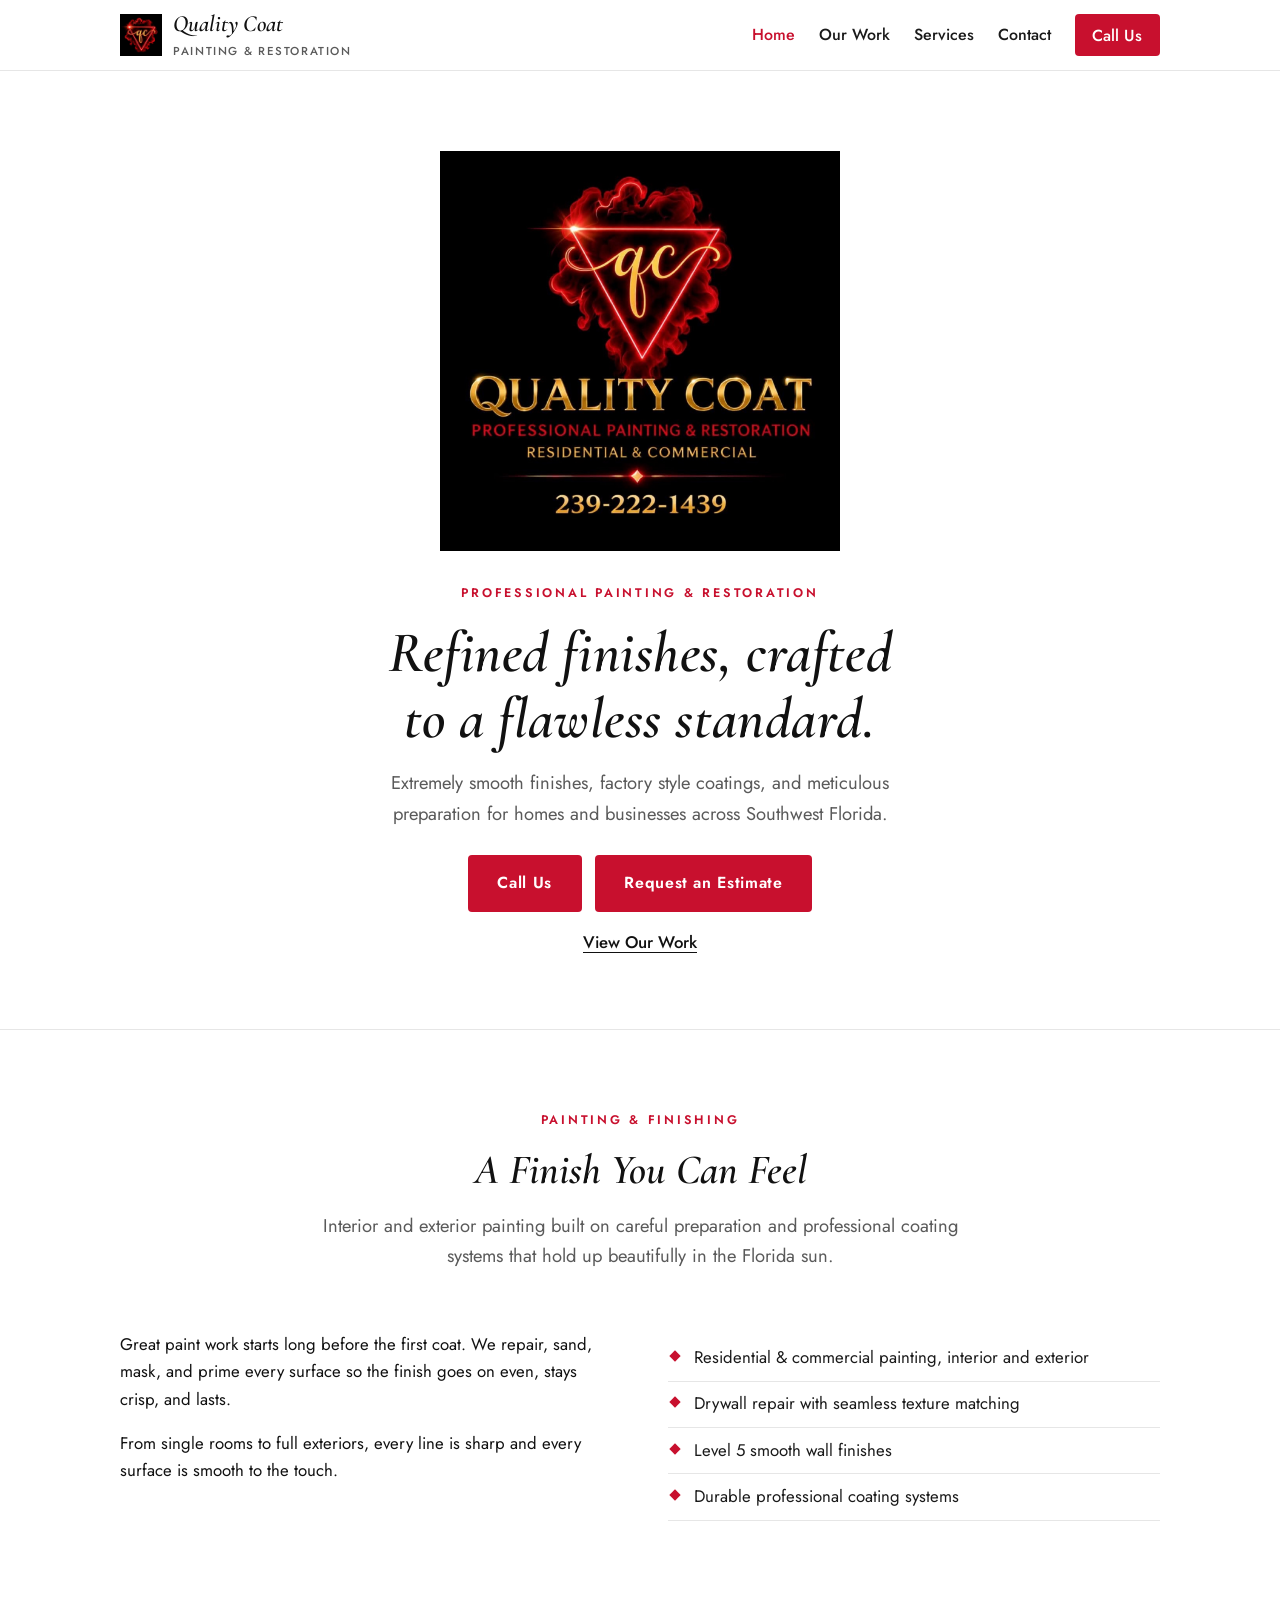
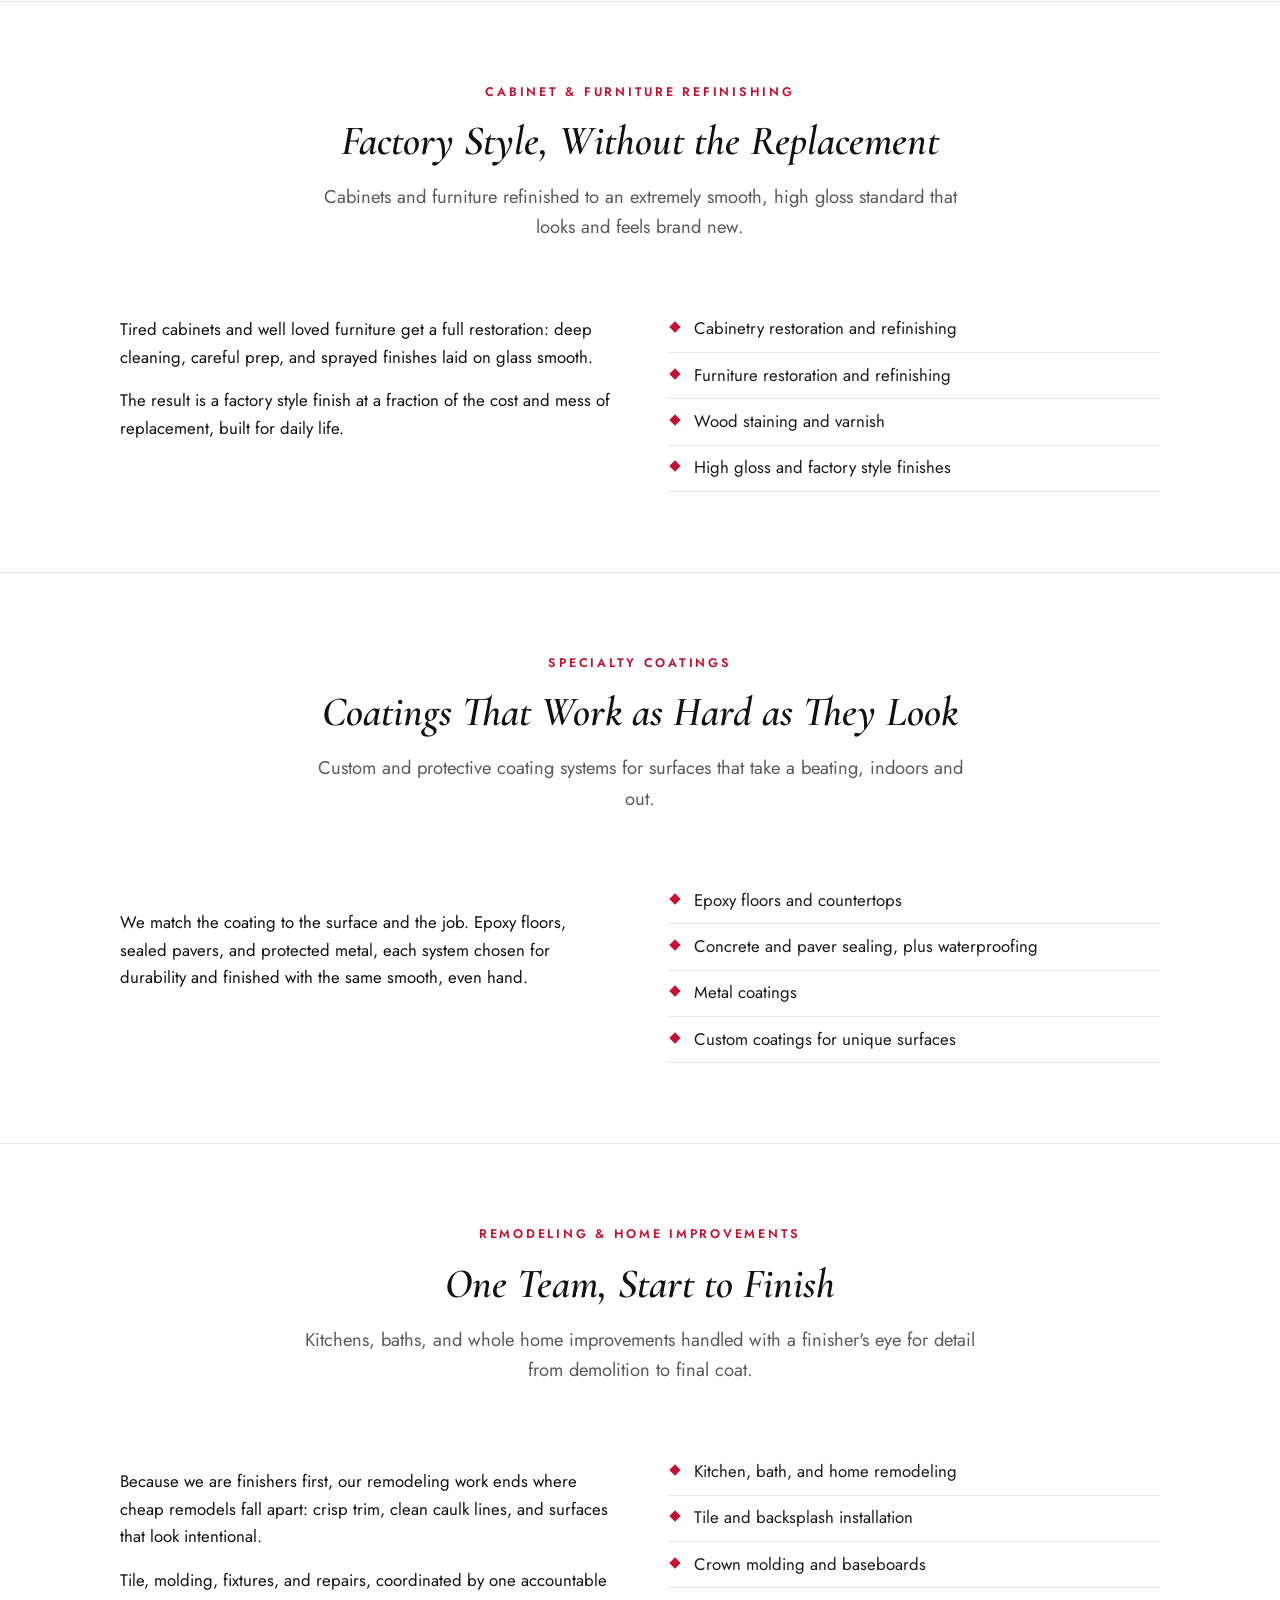
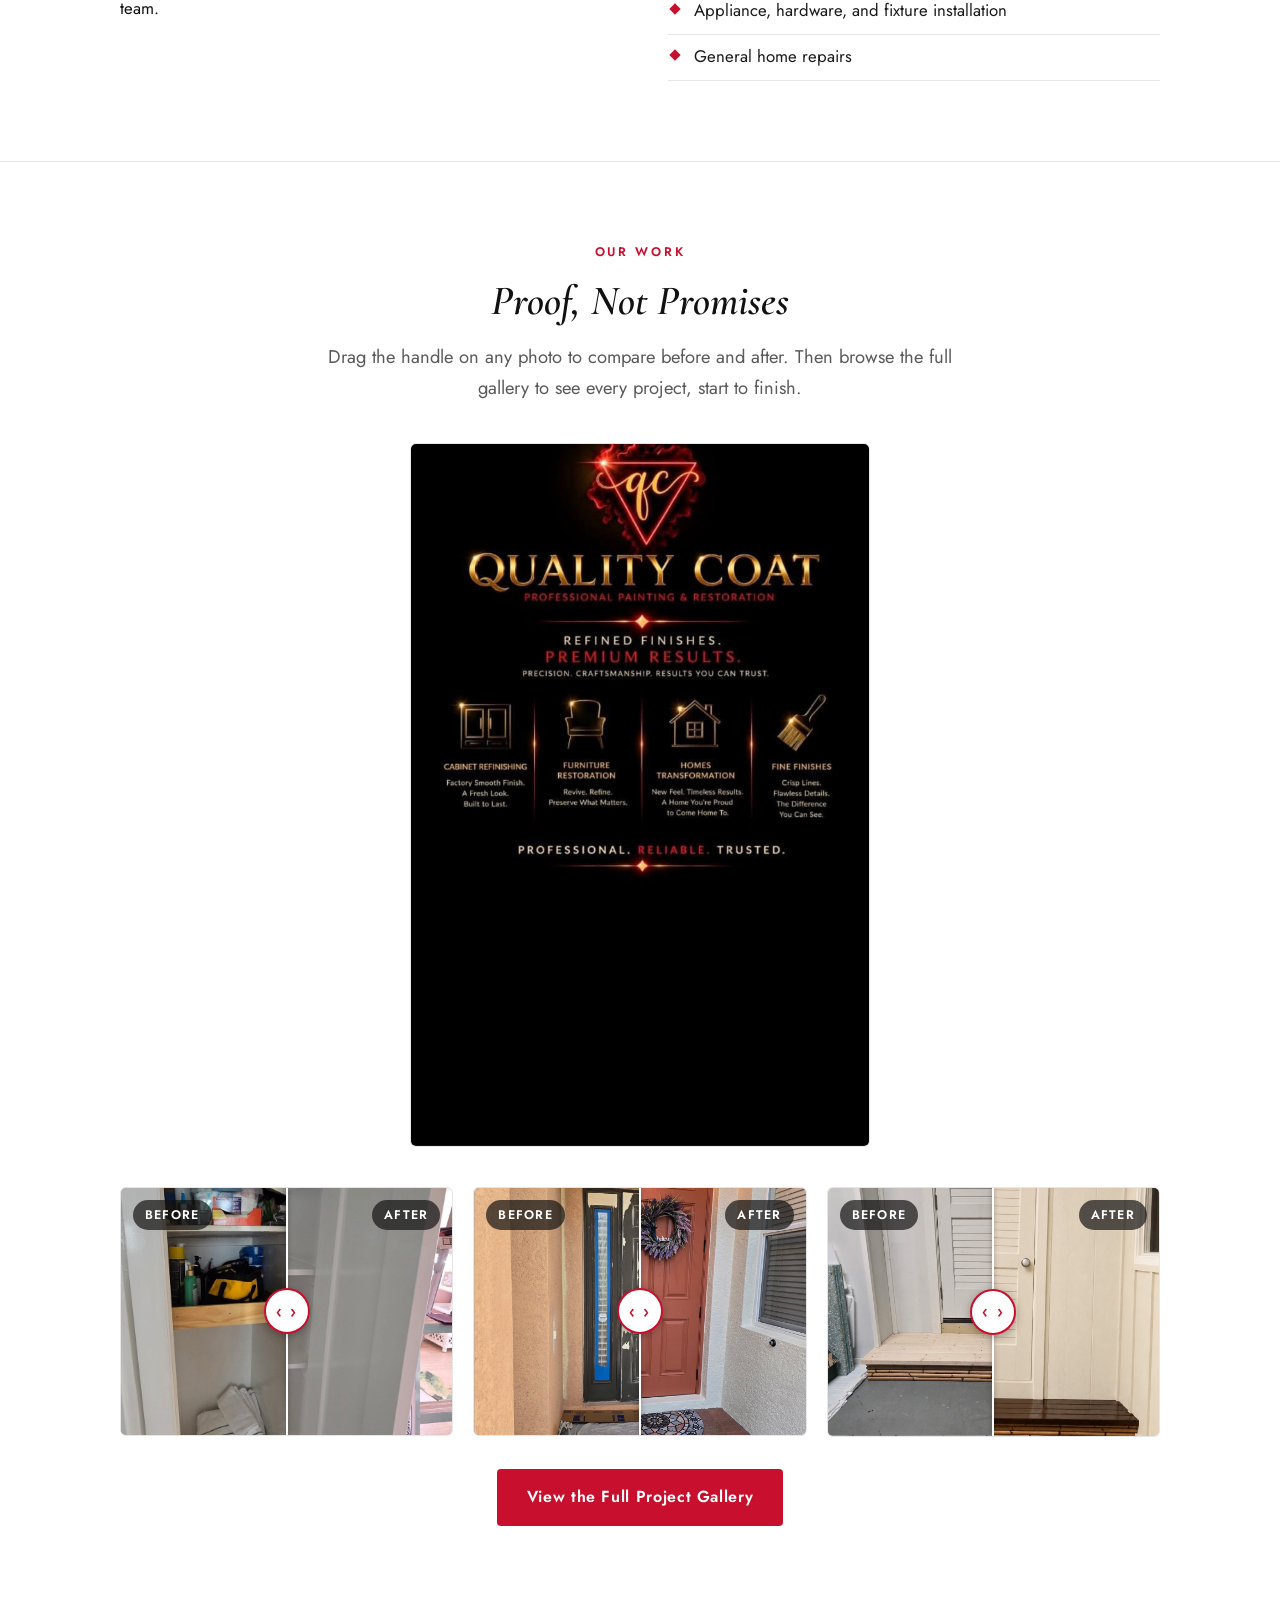
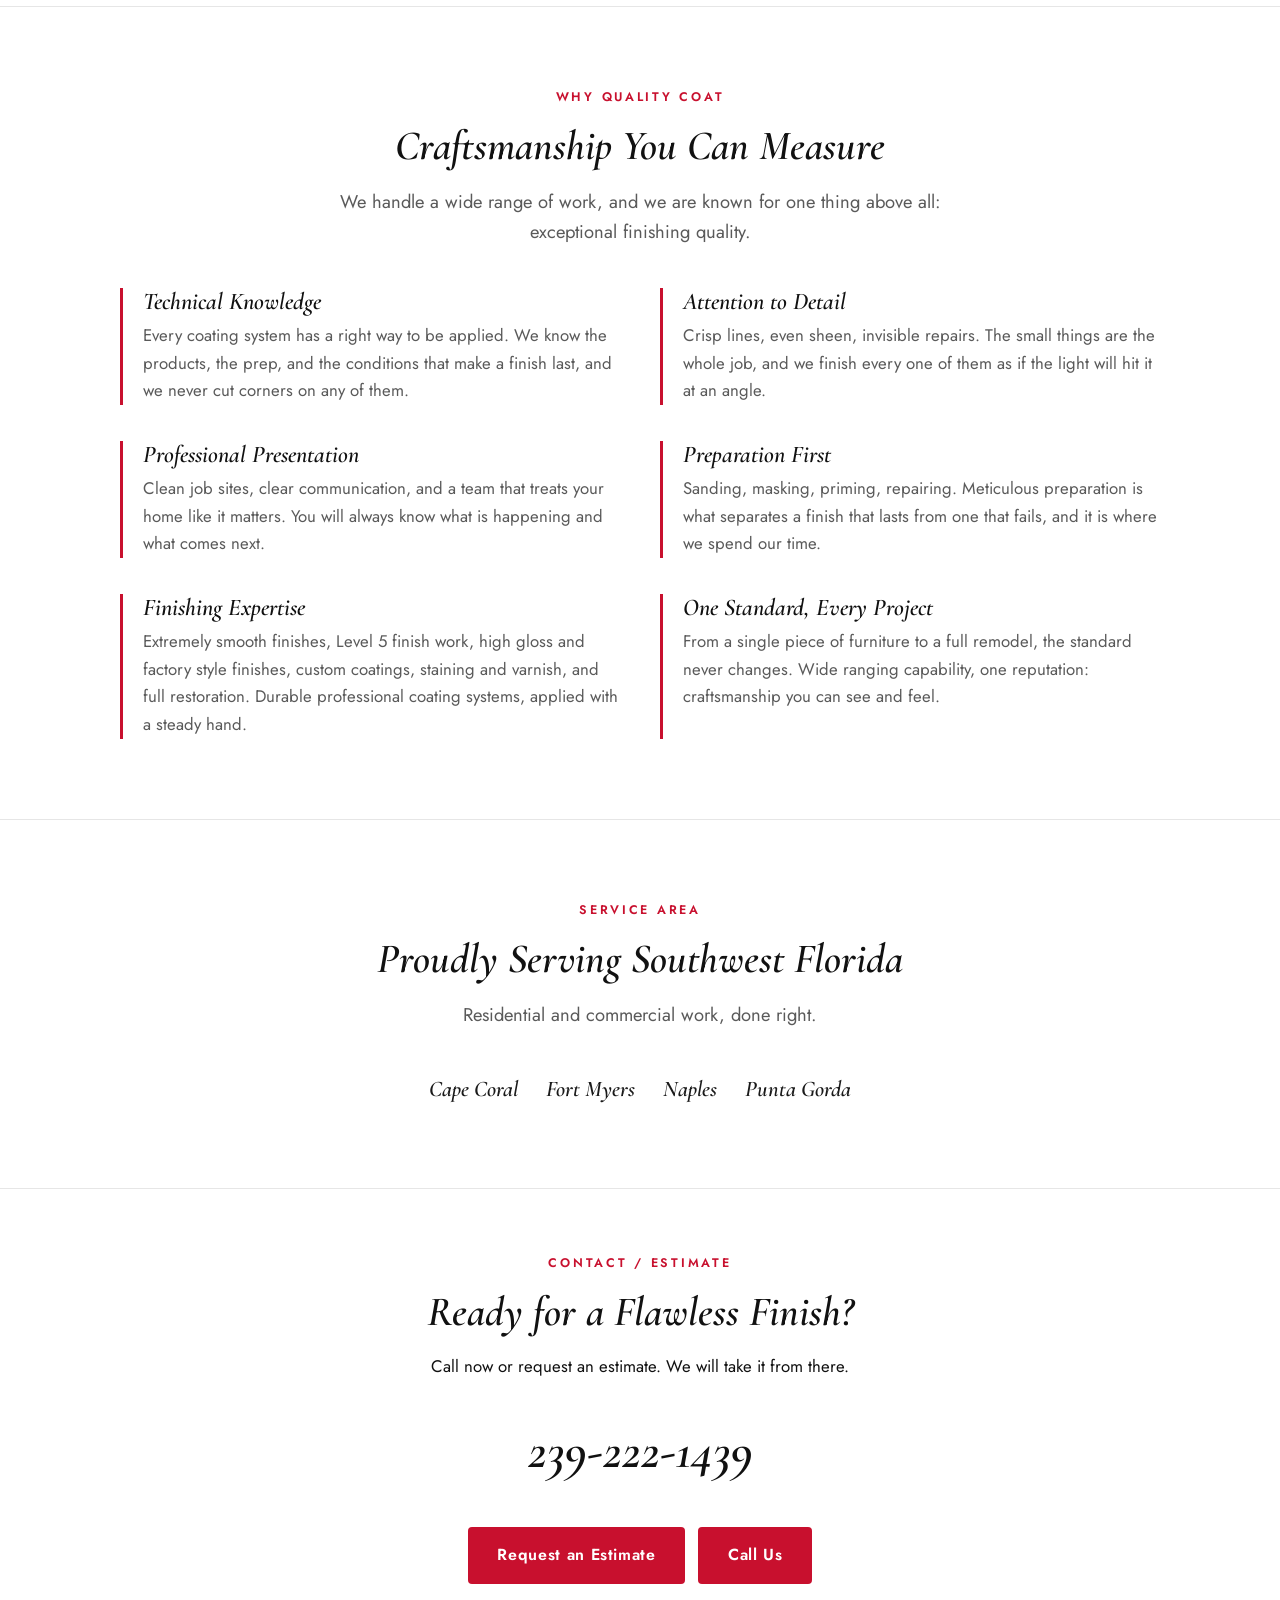
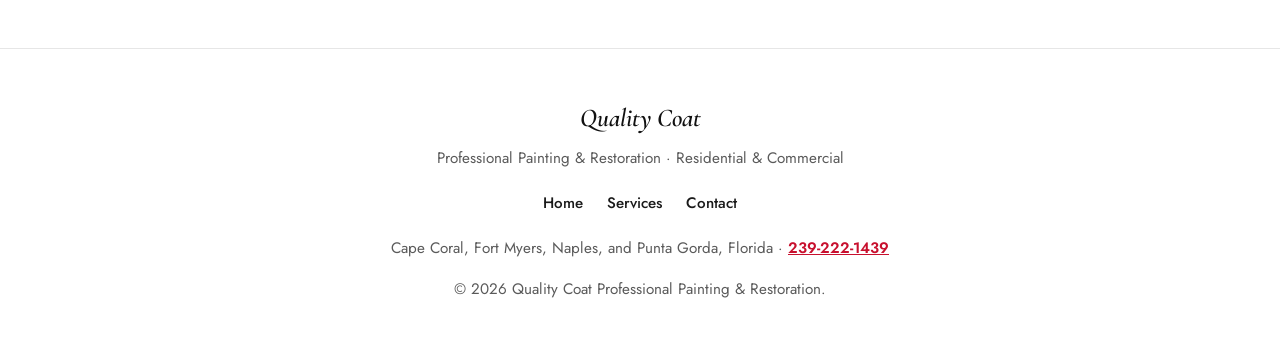
<file: index.html>
<!DOCTYPE html>
<html lang="en">
<head>
<meta charset="utf-8">
<meta name="viewport" content="width=device-width, initial-scale=1">
<title>Quality Coat | Refined Painting, Cabinet Refinishing &amp; Home Improvements in Cape Coral, Fort Myers, Naples, and Punta Gorda, FL</title>
<meta name="description" content="Quality Coat delivers refined, high-end finishes in Cape Coral, Fort Myers, Naples, and Punta Gorda, Florida. Painting and finishing, cabinet and furniture refinishing, specialty coatings, and remodeling with exceptional craftsmanship. Call 239-222-1439.">
<link rel="icon" type="image/png" href="assets/img/favicon.png">
<link rel="preconnect" href="https://fonts.googleapis.com">
<link rel="preconnect" href="https://fonts.gstatic.com" crossorigin>
<link href="https://fonts.googleapis.com/css2?family=Bodoni+Moda:ital,opsz,wght@1,6..96,500;1,6..96,600&family=Cormorant+Garamond:ital,wght@1,500;1,600&family=Jost:wght@400;500;600&display=swap" rel="stylesheet">
<link rel="stylesheet" href="assets/css/style.css?v=2">
</head>
<body>
<header class="site-header">
<div class="header-inner">
<a class="brand" href="./">
<img src="assets/img/emblem.png" alt="Quality Coat QC emblem">
<span class="brand-text"><strong>Quality Coat</strong><span>Painting &amp; Restoration</span></span>
</a>
<button class="nav-toggle" aria-label="Menu"><span></span><span></span><span></span></button>
<nav class="main-nav"><ul>
<li><a href="./" class="active">Home</a></li>
<li><a href="work/">Our Work</a></li>
<li><a href="services/">Services</a></li>
<li><a href="contact/">Contact</a></li>
<li><a href="tel:+12392221439" class="nav-call">Call Us</a></li>
</ul></nav>
</div>
</header>

<main>
<section class="hero"><div class="wrap">
<img class="hero-logo" src="assets/img/logo-card.jpg" alt="Quality Coat Professional Painting and Restoration logo, residential and commercial, 239-222-1439">
<p class="eyebrow">Professional Painting &amp; Restoration</p>
<h1>Refined finishes, crafted<br>to a flawless standard.</h1>
<p class="sub">Extremely smooth finishes, factory style coatings, and meticulous preparation for homes and businesses across Southwest Florida.</p>
<div class="btn-row">
<a class="btn btn-red" href="tel:+12392221439">Call Us</a>
<a class="btn btn-red" href="contact/">Request an Estimate</a>
</div>
<a class="text-link" href="#our-work">View Our Work</a>
</div></section>

<section class="section"><div class="wrap">
<div class="section-head">
<p class="eyebrow">Painting &amp; Finishing</p>
<h2>A Finish You Can Feel</h2>
<p class="lead">Interior and exterior painting built on careful preparation and professional coating systems that hold up beautifully in the Florida sun.</p>
</div>
<div class="section-split">
<div>
<p>Great paint work starts long before the first coat. We repair, sand, mask, and prime every surface so the finish goes on even, stays crisp, and lasts.</p>
<p>From single rooms to full exteriors, every line is sharp and every surface is smooth to the touch.</p>
</div>
<ul class="service-points">
<li>Residential &amp; commercial painting, interior and exterior</li>
<li>Drywall repair with seamless texture matching</li>
<li>Level 5 smooth wall finishes</li>
<li>Durable professional coating systems</li>
</ul>
</div>
</div></section>

<section class="section"><div class="wrap">
<div class="section-head">
<p class="eyebrow">Cabinet &amp; Furniture Refinishing</p>
<h2>Factory Style, Without the Replacement</h2>
<p class="lead">Cabinets and furniture refinished to an extremely smooth, high gloss standard that looks and feels brand new.</p>
</div>
<div class="section-split">
<div>
<p>Tired cabinets and well loved furniture get a full restoration: deep cleaning, careful prep, and sprayed finishes laid on glass smooth.</p>
<p>The result is a factory style finish at a fraction of the cost and mess of replacement, built for daily life.</p>
</div>
<ul class="service-points">
<li>Cabinetry restoration and refinishing</li>
<li>Furniture restoration and refinishing</li>
<li>Wood staining and varnish</li>
<li>High gloss and factory style finishes</li>
</ul>
</div>
</div></section>

<section class="section"><div class="wrap">
<div class="section-head">
<p class="eyebrow">Specialty Coatings</p>
<h2>Coatings That Work as Hard as They Look</h2>
<p class="lead">Custom and protective coating systems for surfaces that take a beating, indoors and out.</p>
</div>
<div class="section-split">
<div>
<p>We match the coating to the surface and the job. Epoxy floors, sealed pavers, and protected metal, each system chosen for durability and finished with the same smooth, even hand.</p>
</div>
<ul class="service-points">
<li>Epoxy floors and countertops</li>
<li>Concrete and paver sealing, plus waterproofing</li>
<li>Metal coatings</li>
<li>Custom coatings for unique surfaces</li>
</ul>
</div>
</div></section>

<section class="section"><div class="wrap">
<div class="section-head">
<p class="eyebrow">Remodeling &amp; Home Improvements</p>
<h2>One Team, Start to Finish</h2>
<p class="lead">Kitchens, baths, and whole home improvements handled with a finisher's eye for detail from demolition to final coat.</p>
</div>
<div class="section-split">
<div>
<p>Because we are finishers first, our remodeling work ends where cheap remodels fall apart: crisp trim, clean caulk lines, and surfaces that look intentional.</p>
<p>Tile, molding, fixtures, and repairs, coordinated by one accountable team.</p>
</div>
<ul class="service-points">
<li>Kitchen, bath, and home remodeling</li>
<li>Tile and backsplash installation</li>
<li>Crown molding and baseboards</li>
<li>Appliance, hardware, and fixture installation</li>
<li>General home repairs</li>
</ul>
</div>
</div></section>

<section class="section" id="our-work"><div class="wrap">
<div class="section-head">
<p class="eyebrow">Our Work</p>
<h2>Proof, Not Promises</h2>
<p class="lead">Drag the handle on any photo to compare before and after. Then browse the full gallery to see every project, start to finish.</p>
</div>
<div class="flyer-frame">
<img src="assets/img/flyer-services.jpg" alt="Quality Coat services flyer: cabinet refinishing, furniture restoration, home transformation, fine finishes">
</div>
<div class="photo-grid">
<div class="ba-slider" role="group" aria-label="Before and after comparison: Closet Refresh">
<img class="ba-after" src="assets/img/work/linen-closet/linen-closet-after.jpg" alt="Linen closet after: cleared and refinished bright white" loading="lazy">
<img class="ba-before" src="assets/img/work/linen-closet/linen-closet-before.jpg" alt="" aria-hidden="true" loading="lazy">
<span class="ba-tag before" aria-hidden="true">Before</span>
<span class="ba-tag after" aria-hidden="true">After</span>
<span class="ba-handle" aria-hidden="true"></span>
<span class="ba-grip" aria-hidden="true">&#8249; &#8250;</span>
<input type="range" min="0" max="100" value="50" aria-label="Drag to compare before and after: Closet Refresh">
</div>
<div class="ba-slider" role="group" aria-label="Before and after comparison: Front Door Refinish">
<img class="ba-after" src="assets/img/work/front-door/front-door-after.jpg" alt="Front door after: refinished in warm terracotta with wreath" loading="lazy">
<img class="ba-before" src="assets/img/work/front-door/front-door-before.jpg" alt="" aria-hidden="true" loading="lazy">
<span class="ba-tag before" aria-hidden="true">Before</span>
<span class="ba-tag after" aria-hidden="true">After</span>
<span class="ba-handle" aria-hidden="true"></span>
<span class="ba-grip" aria-hidden="true">&#8249; &#8250;</span>
<input type="range" min="0" max="100" value="50" aria-label="Drag to compare before and after: Front Door Refinish">
</div>
<div class="ba-slider" role="group" aria-label="Before and after comparison: Entry Door and Step Repair">
<img class="ba-after" src="assets/img/work/door-11/door-11-after.jpg" alt="Entry door after: refinished door with dark stained step" loading="lazy">
<img class="ba-before" src="assets/img/work/door-11/door-11-before.jpg" alt="" aria-hidden="true" loading="lazy">
<span class="ba-tag before" aria-hidden="true">Before</span>
<span class="ba-tag after" aria-hidden="true">After</span>
<span class="ba-handle" aria-hidden="true"></span>
<span class="ba-grip" aria-hidden="true">&#8249; &#8250;</span>
<input type="range" min="0" max="100" value="50" aria-label="Drag to compare before and after: Entry Door and Step Repair">
</div>
</div>
<div class="work-cta" style="text-align:center;margin-top:2rem">
<a class="btn btn-red" href="work/">View the Full Project Gallery</a>
</div>
</div></section>

<section class="section"><div class="wrap">
<div class="section-head">
<p class="eyebrow">Why Quality Coat</p>
<h2>Craftsmanship You Can Measure</h2>
<p class="lead">We handle a wide range of work, and we are known for one thing above all: exceptional finishing quality.</p>
</div>
<ul class="why-list">
<li>
<h3>Technical Knowledge</h3>
<p>Every coating system has a right way to be applied. We know the products, the prep, and the conditions that make a finish last, and we never cut corners on any of them.</p>
</li>
<li>
<h3>Attention to Detail</h3>
<p>Crisp lines, even sheen, invisible repairs. The small things are the whole job, and we finish every one of them as if the light will hit it at an angle.</p>
</li>
<li>
<h3>Professional Presentation</h3>
<p>Clean job sites, clear communication, and a team that treats your home like it matters. You will always know what is happening and what comes next.</p>
</li>
<li>
<h3>Preparation First</h3>
<p>Sanding, masking, priming, repairing. Meticulous preparation is what separates a finish that lasts from one that fails, and it is where we spend our time.</p>
</li>
<li>
<h3>Finishing Expertise</h3>
<p>Extremely smooth finishes, Level 5 finish work, high gloss and factory style finishes, custom coatings, staining and varnish, and full restoration. Durable professional coating systems, applied with a steady hand.</p>
</li>
<li>
<h3>One Standard, Every Project</h3>
<p>From a single piece of furniture to a full remodel, the standard never changes. Wide ranging capability, one reputation: craftsmanship you can see and feel.</p>
</li>
</ul>
</div></section>

<section class="section"><div class="wrap">
<div class="section-head">
<p class="eyebrow">Service Area</p>
<h2>Proudly Serving Southwest Florida</h2>
<p class="lead">Residential and commercial work, done right.</p>
</div>
<ul class="area-list">
<li>Cape Coral</li>
<li>Fort Myers</li>
<li>Naples</li>
<li>Punta Gorda</li>
</ul>
</div></section>

<section class="cta-band"><div class="wrap">
<p class="eyebrow">Contact / Estimate</p>
<h2>Ready for a Flawless Finish?</h2>
<p>Call now or request an estimate. We will take it from there.</p>
<a class="phone-big" href="tel:+12392221439">239-222-1439</a>
<div class="btn-row">
<a class="btn btn-red" href="contact/">Request an Estimate</a>
<a class="btn btn-red" href="tel:+12392221439">Call Us</a>
</div>
</div></section>
</main>

<footer class="site-footer"><div class="wrap">
<p class="foot-brand">Quality Coat</p>
<p>Professional Painting &amp; Restoration &middot; Residential &amp; Commercial</p>
<nav><a href="./">Home</a><a href="services/">Services</a><a href="contact/">Contact</a></nav>
<p>Cape Coral, Fort Myers, Naples, and Punta Gorda, Florida &middot; <a href="tel:+12392221439">239-222-1439</a></p>
<p>&copy; 2026 Quality Coat Professional Painting &amp; Restoration.</p>
</div></footer>

<script src="assets/js/main.js?v=2"></script>
</body>
</html>
</file>
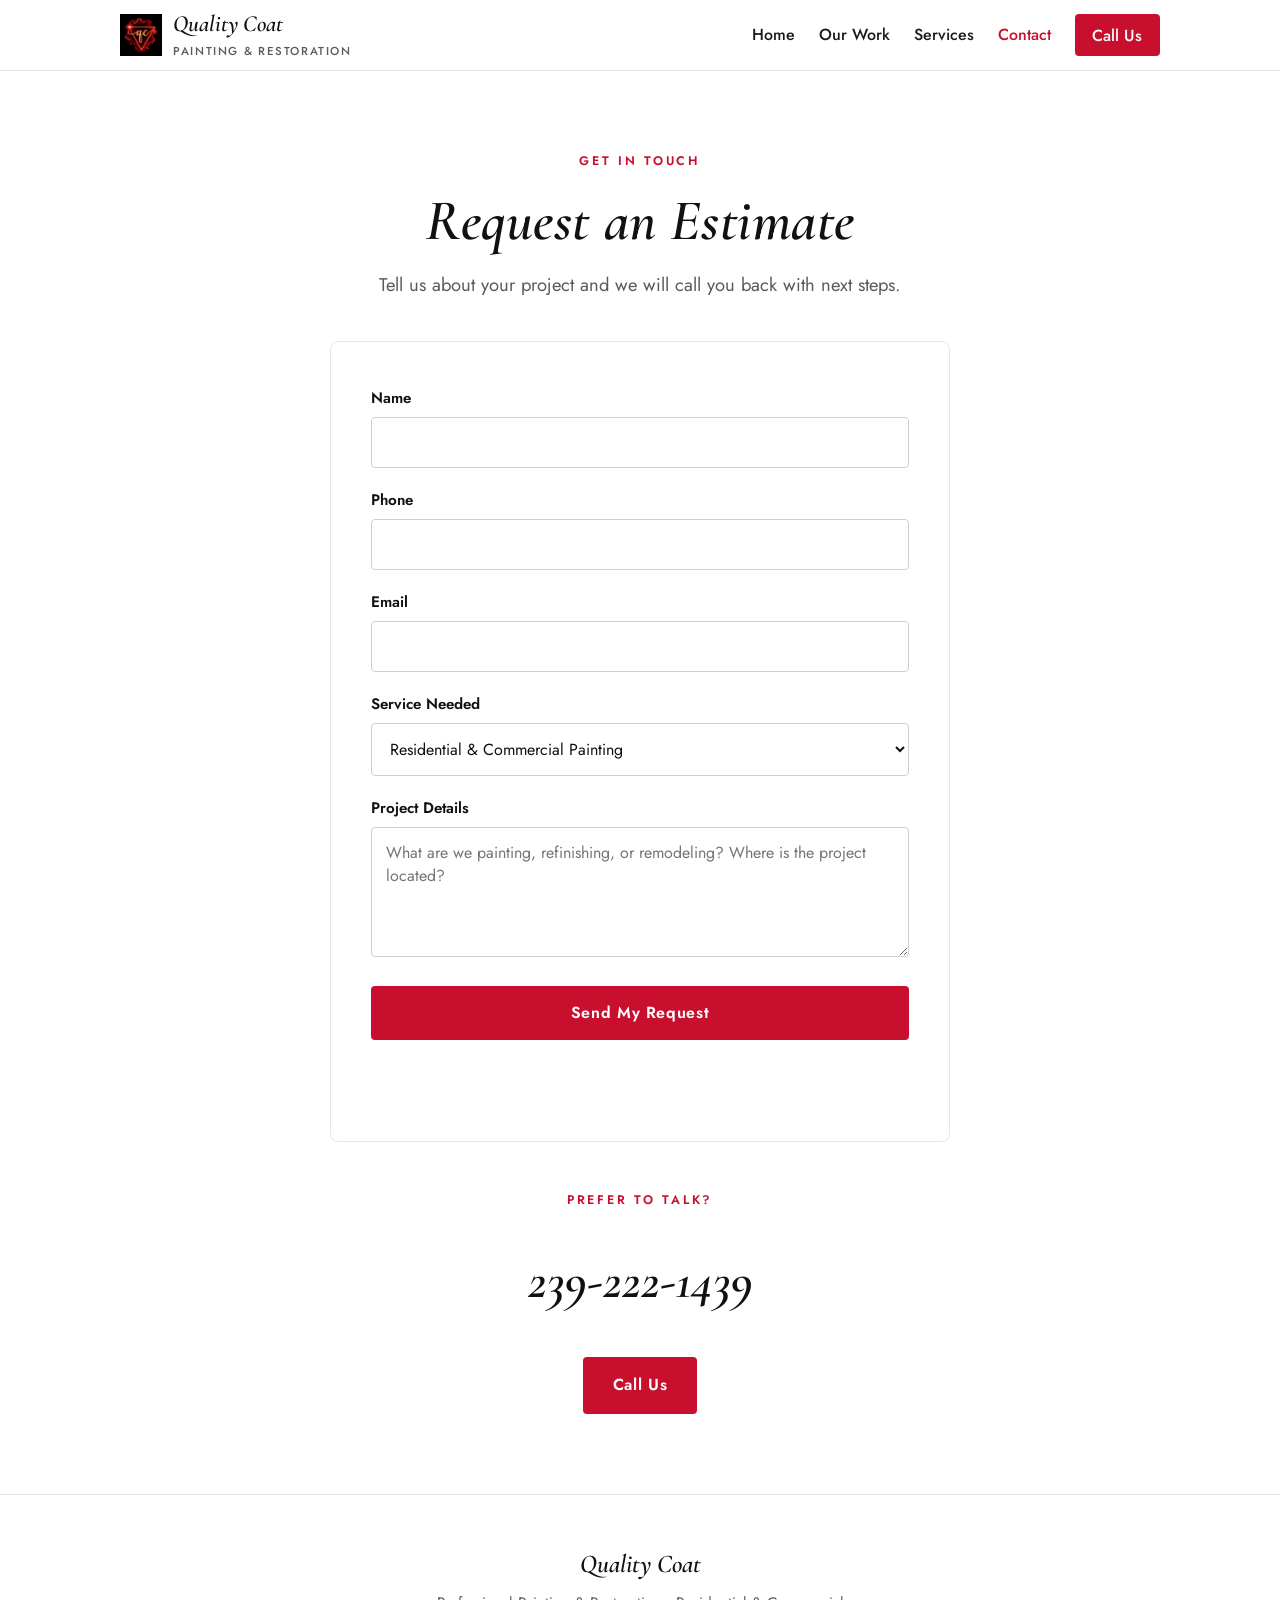
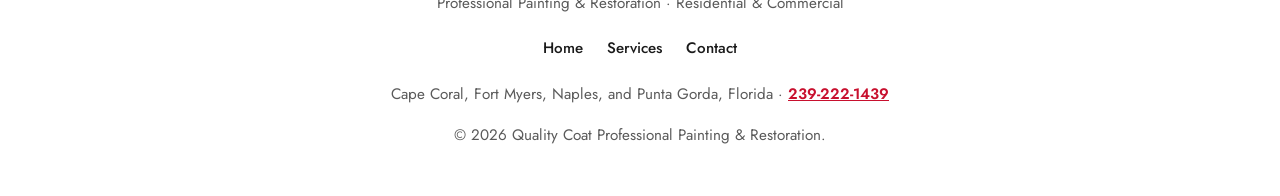
<file: contact/index.html>
<!DOCTYPE html>
<html lang="en">
<head>
<meta charset="utf-8">
<meta name="viewport" content="width=device-width, initial-scale=1">
<title>Request an Estimate | Quality Coat Painting, Refinishing &amp; Remodeling</title>
<meta name="description" content="Request an estimate from Quality Coat in Cape Coral, Fort Myers, Naples, and Punta Gorda, Florida. Painting, cabinet refinishing, specialty coatings, and remodeling. Call 239-222-1439.">
<link rel="icon" type="image/png" href="../assets/img/favicon.png">
<link rel="preconnect" href="https://fonts.googleapis.com">
<link rel="preconnect" href="https://fonts.gstatic.com" crossorigin>
<link href="https://fonts.googleapis.com/css2?family=Bodoni+Moda:ital,opsz,wght@1,6..96,500;1,6..96,600&family=Cormorant+Garamond:ital,wght@1,500;1,600&family=Jost:wght@400;500;600&display=swap" rel="stylesheet">
<link rel="stylesheet" href="../assets/css/style.css?v=2">
</head>
<body>
<header class="site-header">
<div class="header-inner">
<a class="brand" href="../">
<img src="../assets/img/emblem.png" alt="Quality Coat QC emblem">
<span class="brand-text"><strong>Quality Coat</strong><span>Painting &amp; Restoration</span></span>
</a>
<button class="nav-toggle" aria-label="Menu"><span></span><span></span><span></span></button>
<nav class="main-nav"><ul>
<li><a href="../">Home</a></li>
<li><a href="../work/">Our Work</a></li>
<li><a href="../services/">Services</a></li>
<li><a href="./" class="active">Contact</a></li>
<li><a href="tel:+12392221439" class="nav-call">Call Us</a></li>
</ul></nav>
</div>
</header>

<main>
<section class="section"><div class="wrap">
<div class="section-head">
<p class="eyebrow">Get In Touch</p>
<h1>Request an Estimate</h1>
<p class="lead">Tell us about your project and we will call you back with next steps.</p>
</div>

<div class="form-card">
<form id="quote-form" novalidate>
<div class="field">
<label for="f-name">Name</label>
<input id="f-name" name="name" type="text" autocomplete="name" required>
</div>
<div class="field">
<label for="f-phone">Phone</label>
<input id="f-phone" name="phone" type="tel" autocomplete="tel" required>
</div>
<div class="field">
<label for="f-email">Email</label>
<input id="f-email" name="email" type="email" autocomplete="email">
</div>
<div class="field">
<label for="f-service">Service Needed</label>
<select id="f-service" name="service">
<option>Residential &amp; Commercial Painting</option>
<option>Cabinetry Restoration &amp; Refinishing</option>
<option>Furniture Restoration &amp; Refinishing</option>
<option>Wood Staining &amp; Varnish</option>
<option>Epoxy Floors &amp; Countertops</option>
<option>Concrete &amp; Paver Sealing, Waterproofing</option>
<option>Metal Coatings</option>
<option>Drywall Repair &amp; Texture Matching</option>
<option>Kitchen, Bath &amp; Home Remodeling</option>
<option>Tile &amp; Backsplash</option>
<option>Crown Molding &amp; Baseboards</option>
<option>Appliance, Hardware &amp; Fixture Installation</option>
<option>General Home Repairs</option>
<option>Something Else</option>
</select>
</div>
<div class="field">
<label for="f-details">Project Details</label>
<textarea id="f-details" name="details" placeholder="What are we painting, refinishing, or remodeling? Where is the project located?" required></textarea>
</div>
<button class="btn btn-red" type="submit" style="width:100%">Send My Request</button>
<p class="form-status" id="quote-status" role="status" aria-live="polite"></p>
</form>
</div>

<div class="contact-alt">
<p class="eyebrow">Prefer to talk?</p>
<a class="phone-big" href="tel:+12392221439">239-222-1439</a>
<div class="btn-row">
<a class="btn btn-red" href="tel:+12392221439">Call Us</a>
</div>
</div>
</div></section>
</main>

<footer class="site-footer"><div class="wrap">
<p class="foot-brand">Quality Coat</p>
<p>Professional Painting &amp; Restoration &middot; Residential &amp; Commercial</p>
<nav><a href="../">Home</a><a href="./">Services</a><a href="../contact/">Contact</a></nav>
<p>Cape Coral, Fort Myers, Naples, and Punta Gorda, Florida &middot; <a href="tel:+12392221439">239-222-1439</a></p>
<p>&copy; 2026 Quality Coat Professional Painting &amp; Restoration.</p>
</div></footer>

<script src="../assets/js/main.js?v=2"></script>
</body>
</html>
</file>
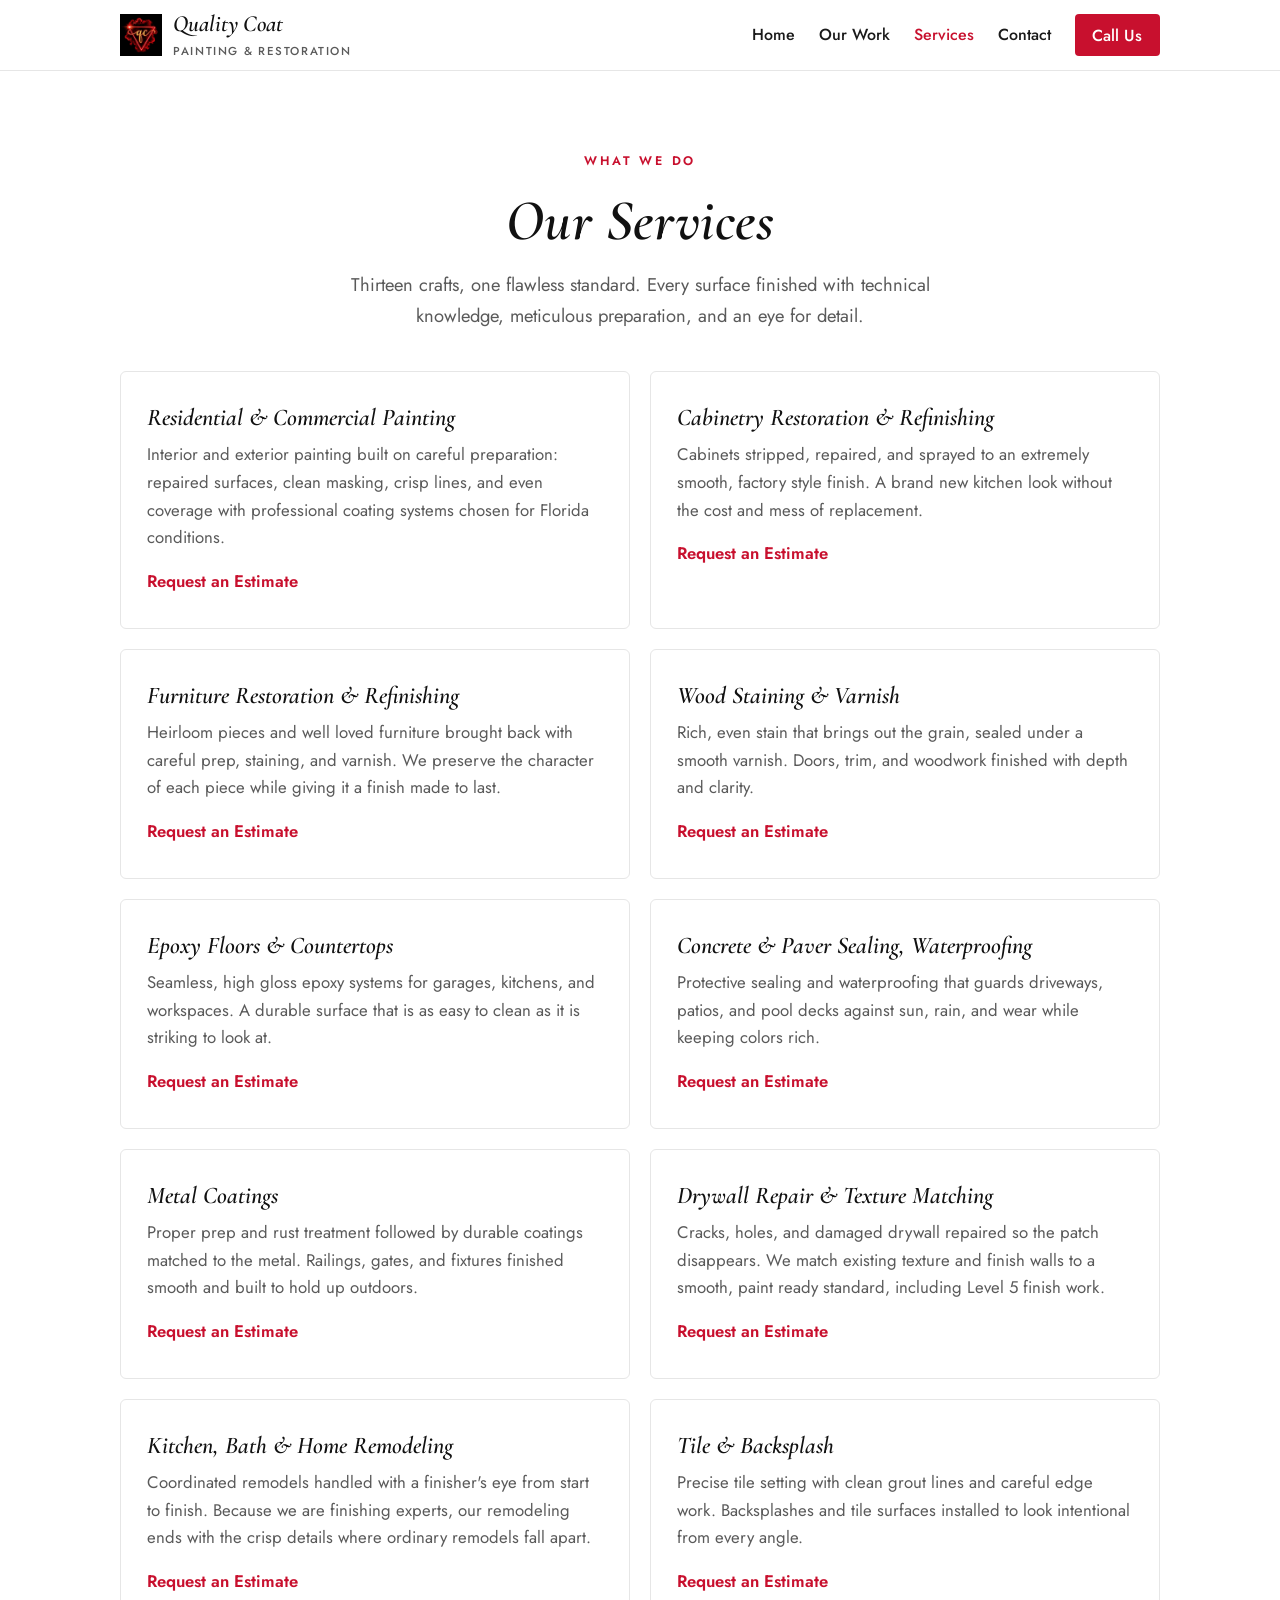
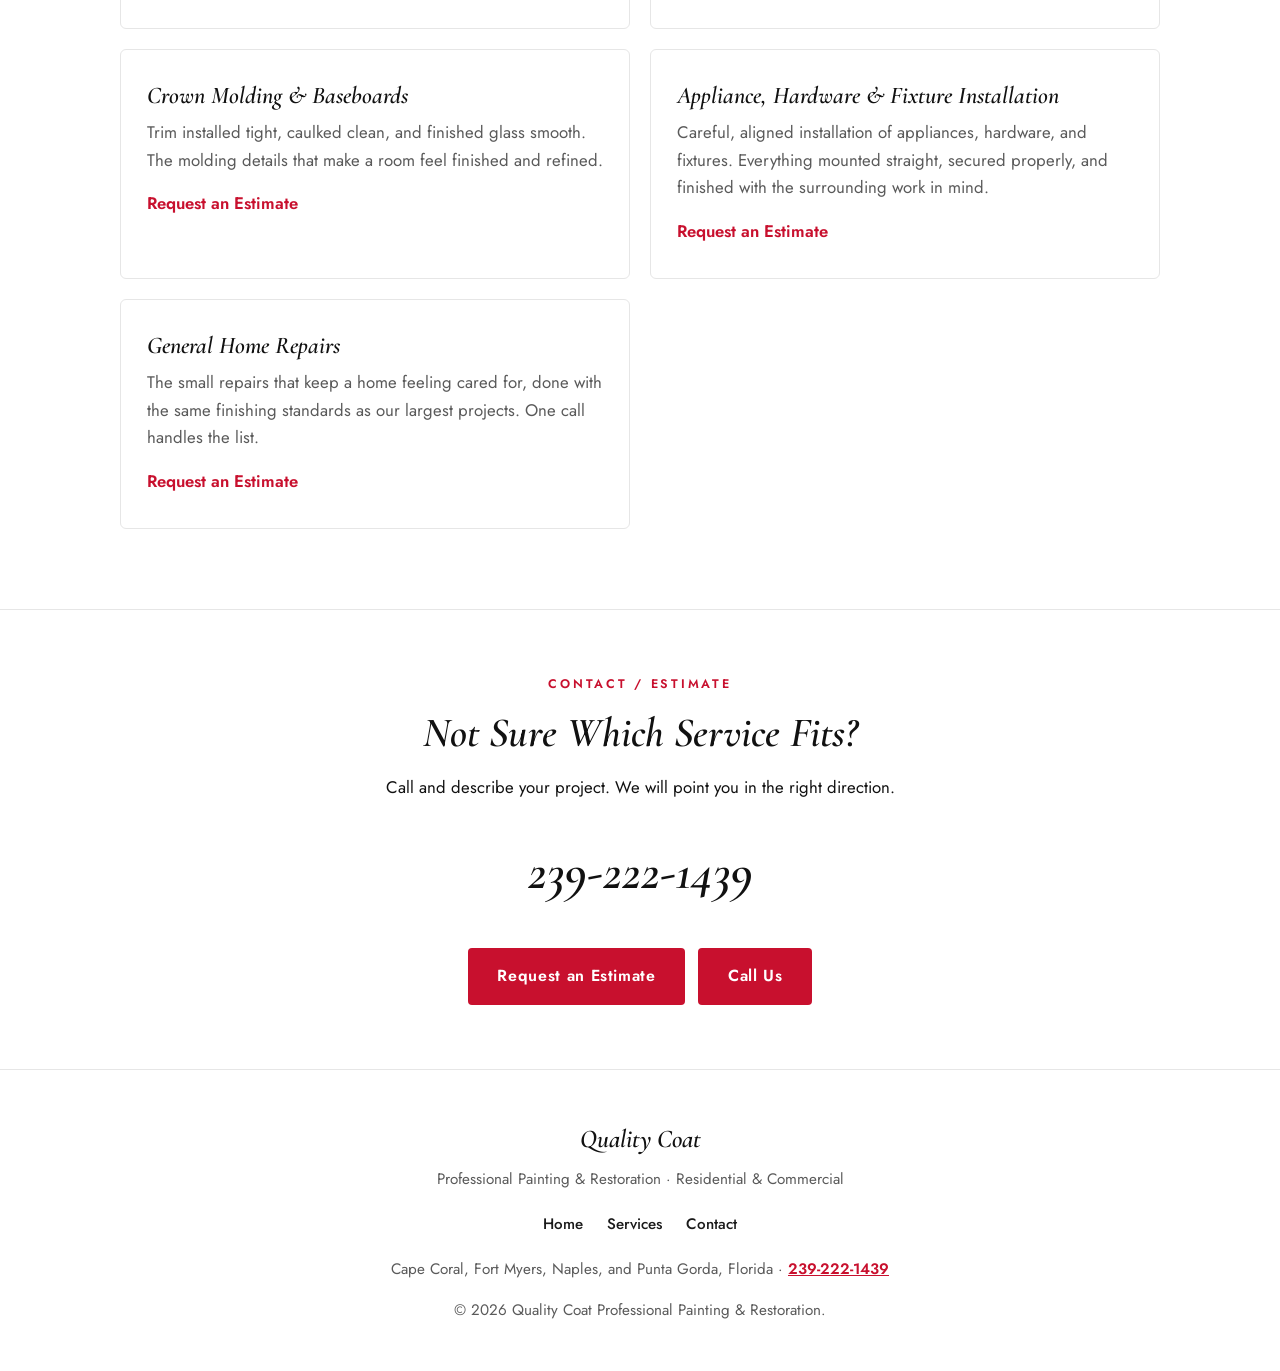
<file: services/index.html>
<!DOCTYPE html>
<html lang="en">
<head>
<meta charset="utf-8">
<meta name="viewport" content="width=device-width, initial-scale=1">
<title>Our Services | Quality Coat Refined Painting, Refinishing &amp; Remodeling</title>
<meta name="description" content="Thirteen crafts, one flawless standard. Quality Coat offers painting, cabinet and furniture refinishing, specialty coatings, and remodeling in Cape Coral, Fort Myers, Naples, and Punta Gorda, Florida. Call 239-222-1439.">
<link rel="icon" type="image/png" href="../assets/img/favicon.png">
<link rel="preconnect" href="https://fonts.googleapis.com">
<link rel="preconnect" href="https://fonts.gstatic.com" crossorigin>
<link href="https://fonts.googleapis.com/css2?family=Bodoni+Moda:ital,opsz,wght@1,6..96,500;1,6..96,600&family=Cormorant+Garamond:ital,wght@1,500;1,600&family=Jost:wght@400;500;600&display=swap" rel="stylesheet">
<link rel="stylesheet" href="../assets/css/style.css?v=2">
</head>
<body>
<header class="site-header">
<div class="header-inner">
<a class="brand" href="../">
<img src="../assets/img/emblem.png" alt="Quality Coat QC emblem">
<span class="brand-text"><strong>Quality Coat</strong><span>Painting &amp; Restoration</span></span>
</a>
<button class="nav-toggle" aria-label="Menu"><span></span><span></span><span></span></button>
<nav class="main-nav"><ul>
<li><a href="../">Home</a></li>
<li><a href="../work/">Our Work</a></li>
<li><a href="./" class="active">Services</a></li>
<li><a href="../contact/">Contact</a></li>
<li><a href="tel:+12392221439" class="nav-call">Call Us</a></li>
</ul></nav>
</div>
</header>

<main>
<section class="section"><div class="wrap">
<div class="section-head">
<p class="eyebrow">What We Do</p>
<h1>Our Services</h1>
<p class="lead">Thirteen crafts, one flawless standard. Every surface finished with technical knowledge, meticulous preparation, and an eye for detail.</p>
</div>

<div class="cards">
<div class="card">
<h3>Residential &amp; Commercial Painting</h3>
<p>Interior and exterior painting built on careful preparation: repaired surfaces, clean masking, crisp lines, and even coverage with professional coating systems chosen for Florida conditions.</p>
<p><a class="more" href="../contact/">Request an Estimate</a></p>
</div>

<div class="card">
<h3>Cabinetry Restoration &amp; Refinishing</h3>
<p>Cabinets stripped, repaired, and sprayed to an extremely smooth, factory style finish. A brand new kitchen look without the cost and mess of replacement.</p>
<p><a class="more" href="../contact/">Request an Estimate</a></p>
</div>

<div class="card">
<h3>Furniture Restoration &amp; Refinishing</h3>
<p>Heirloom pieces and well loved furniture brought back with careful prep, staining, and varnish. We preserve the character of each piece while giving it a finish made to last.</p>
<p><a class="more" href="../contact/">Request an Estimate</a></p>
</div>

<div class="card">
<h3>Wood Staining &amp; Varnish</h3>
<p>Rich, even stain that brings out the grain, sealed under a smooth varnish. Doors, trim, and woodwork finished with depth and clarity.</p>
<p><a class="more" href="../contact/">Request an Estimate</a></p>
</div>

<div class="card">
<h3>Epoxy Floors &amp; Countertops</h3>
<p>Seamless, high gloss epoxy systems for garages, kitchens, and workspaces. A durable surface that is as easy to clean as it is striking to look at.</p>
<p><a class="more" href="../contact/">Request an Estimate</a></p>
</div>

<div class="card">
<h3>Concrete &amp; Paver Sealing, Waterproofing</h3>
<p>Protective sealing and waterproofing that guards driveways, patios, and pool decks against sun, rain, and wear while keeping colors rich.</p>
<p><a class="more" href="../contact/">Request an Estimate</a></p>
</div>

<div class="card">
<h3>Metal Coatings</h3>
<p>Proper prep and rust treatment followed by durable coatings matched to the metal. Railings, gates, and fixtures finished smooth and built to hold up outdoors.</p>
<p><a class="more" href="../contact/">Request an Estimate</a></p>
</div>

<div class="card">
<h3>Drywall Repair &amp; Texture Matching</h3>
<p>Cracks, holes, and damaged drywall repaired so the patch disappears. We match existing texture and finish walls to a smooth, paint ready standard, including Level 5 finish work.</p>
<p><a class="more" href="../contact/">Request an Estimate</a></p>
</div>

<div class="card">
<h3>Kitchen, Bath &amp; Home Remodeling</h3>
<p>Coordinated remodels handled with a finisher's eye from start to finish. Because we are finishing experts, our remodeling ends with the crisp details where ordinary remodels fall apart.</p>
<p><a class="more" href="../contact/">Request an Estimate</a></p>
</div>

<div class="card">
<h3>Tile &amp; Backsplash</h3>
<p>Precise tile setting with clean grout lines and careful edge work. Backsplashes and tile surfaces installed to look intentional from every angle.</p>
<p><a class="more" href="../contact/">Request an Estimate</a></p>
</div>

<div class="card">
<h3>Crown Molding &amp; Baseboards</h3>
<p>Trim installed tight, caulked clean, and finished glass smooth. The molding details that make a room feel finished and refined.</p>
<p><a class="more" href="../contact/">Request an Estimate</a></p>
</div>

<div class="card">
<h3>Appliance, Hardware &amp; Fixture Installation</h3>
<p>Careful, aligned installation of appliances, hardware, and fixtures. Everything mounted straight, secured properly, and finished with the surrounding work in mind.</p>
<p><a class="more" href="../contact/">Request an Estimate</a></p>
</div>

<div class="card">
<h3>General Home Repairs</h3>
<p>The small repairs that keep a home feeling cared for, done with the same finishing standards as our largest projects. One call handles the list.</p>
<p><a class="more" href="../contact/">Request an Estimate</a></p>
</div>
</div>
</div></section>

<section class="cta-band"><div class="wrap">
<p class="eyebrow">Contact / Estimate</p>
<h2>Not Sure Which Service Fits?</h2>
<p>Call and describe your project. We will point you in the right direction.</p>
<a class="phone-big" href="tel:+12392221439">239-222-1439</a>
<div class="btn-row">
<a class="btn btn-red" href="../contact/">Request an Estimate</a>
<a class="btn btn-red" href="tel:+12392221439">Call Us</a>
</div>
</div></section>
</main>

<footer class="site-footer"><div class="wrap">
<p class="foot-brand">Quality Coat</p>
<p>Professional Painting &amp; Restoration &middot; Residential &amp; Commercial</p>
<nav><a href="../">Home</a><a href="./">Services</a><a href="../contact/">Contact</a></nav>
<p>Cape Coral, Fort Myers, Naples, and Punta Gorda, Florida &middot; <a href="tel:+12392221439">239-222-1439</a></p>
<p>&copy; 2026 Quality Coat Professional Painting &amp; Restoration.</p>
</div></footer>

<script src="../assets/js/main.js?v=2"></script>
</body>
</html>
</file>
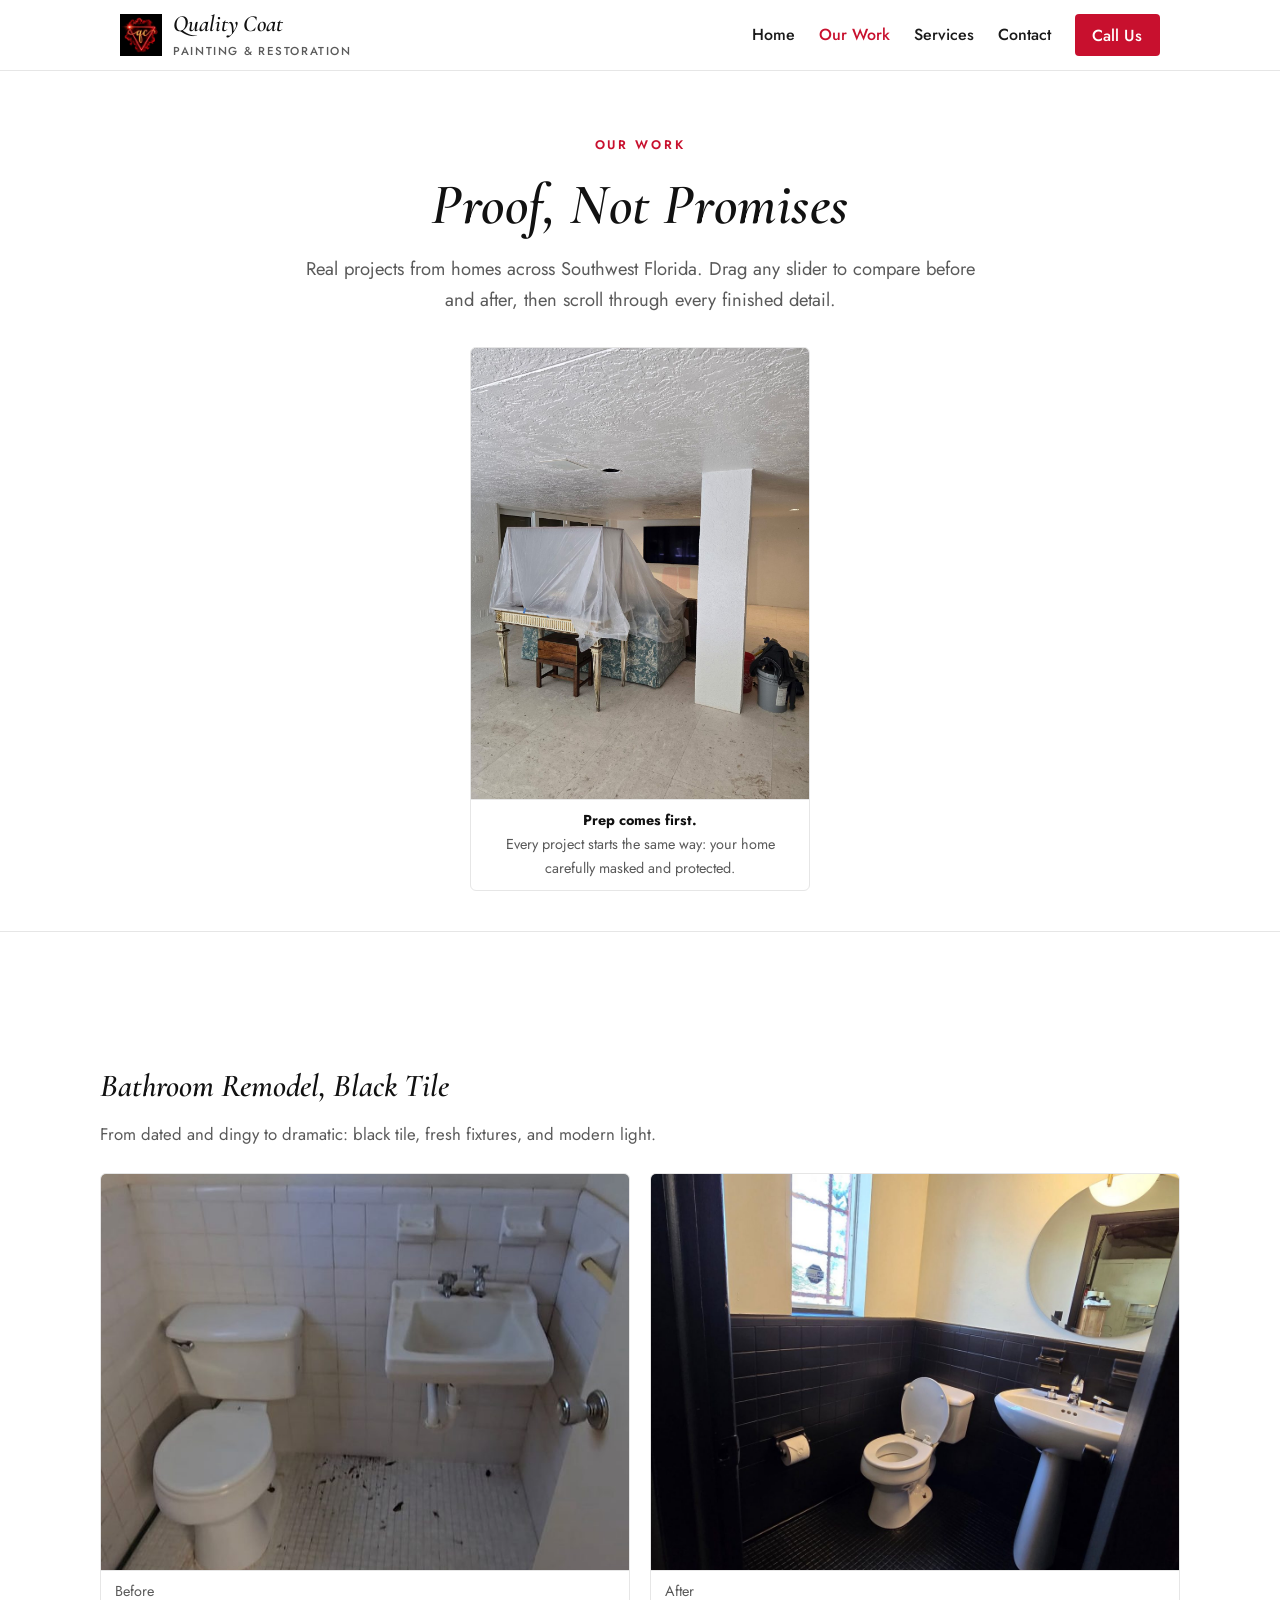
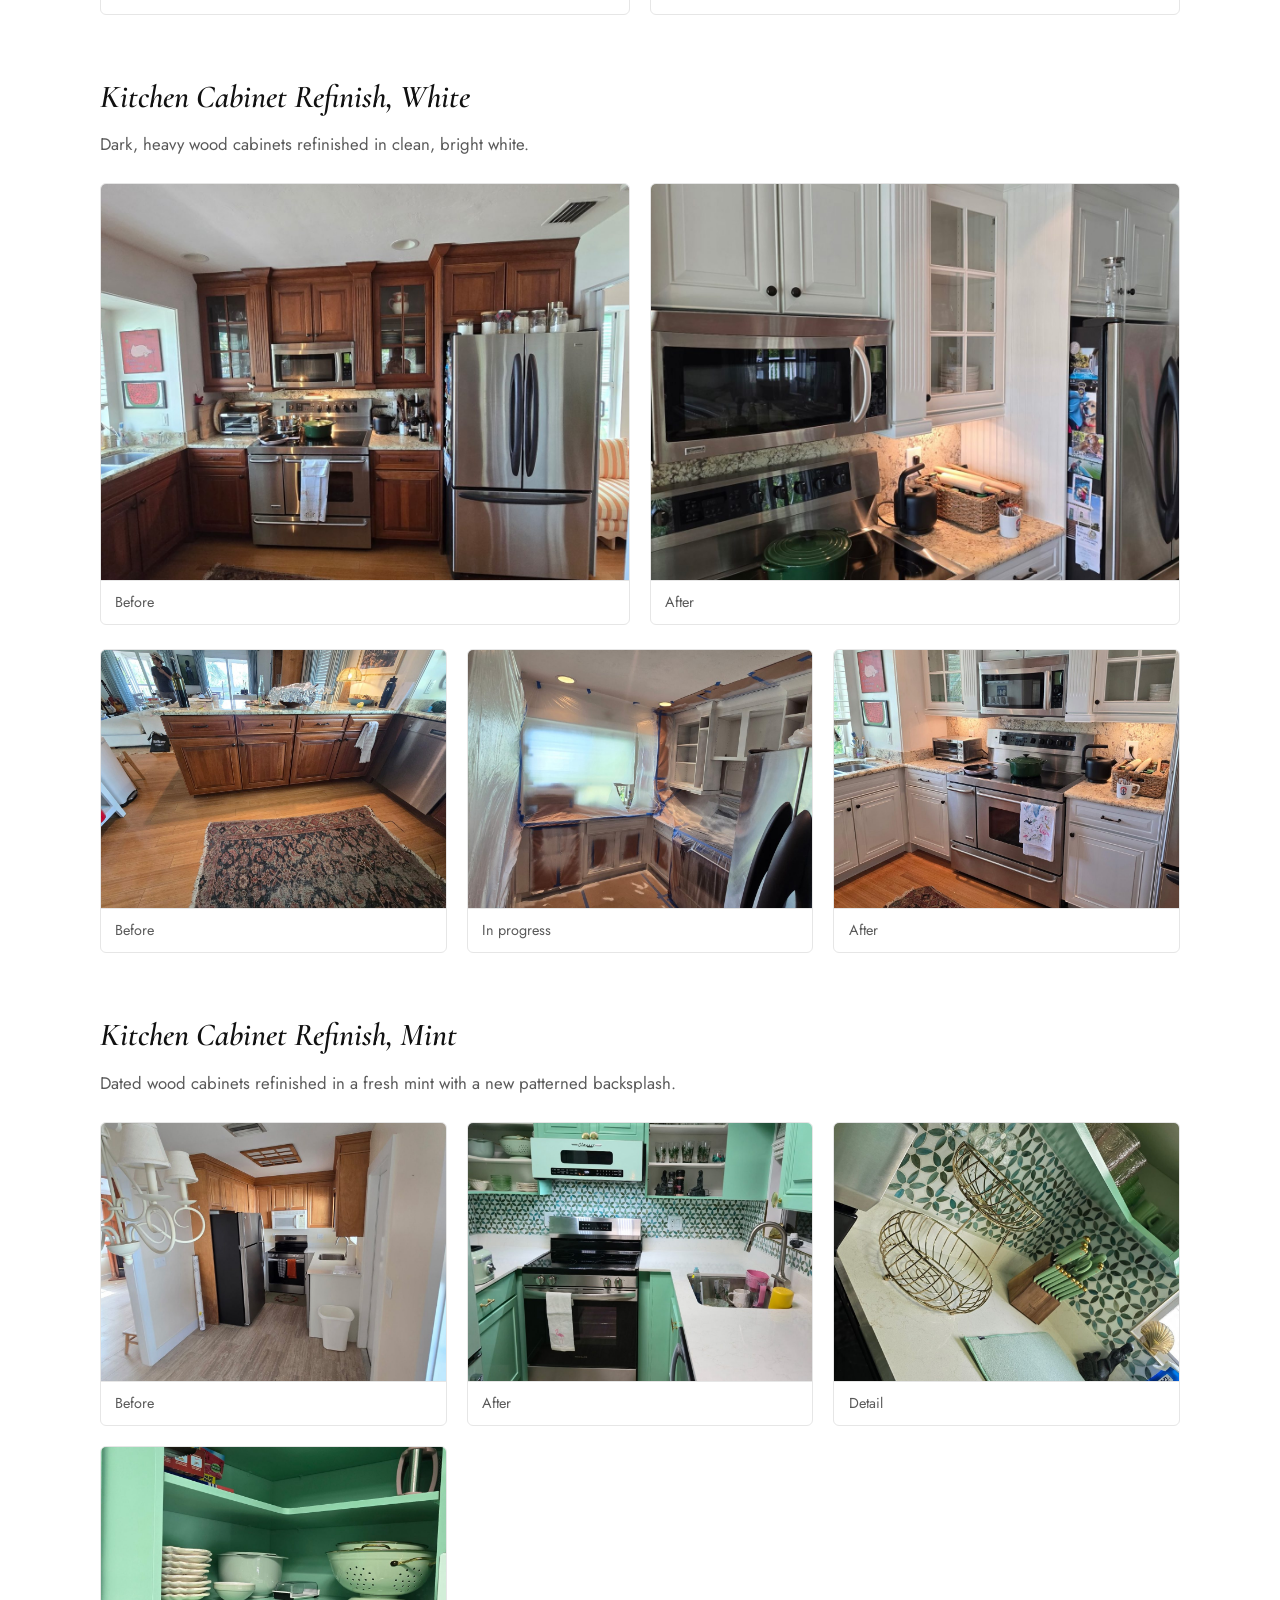
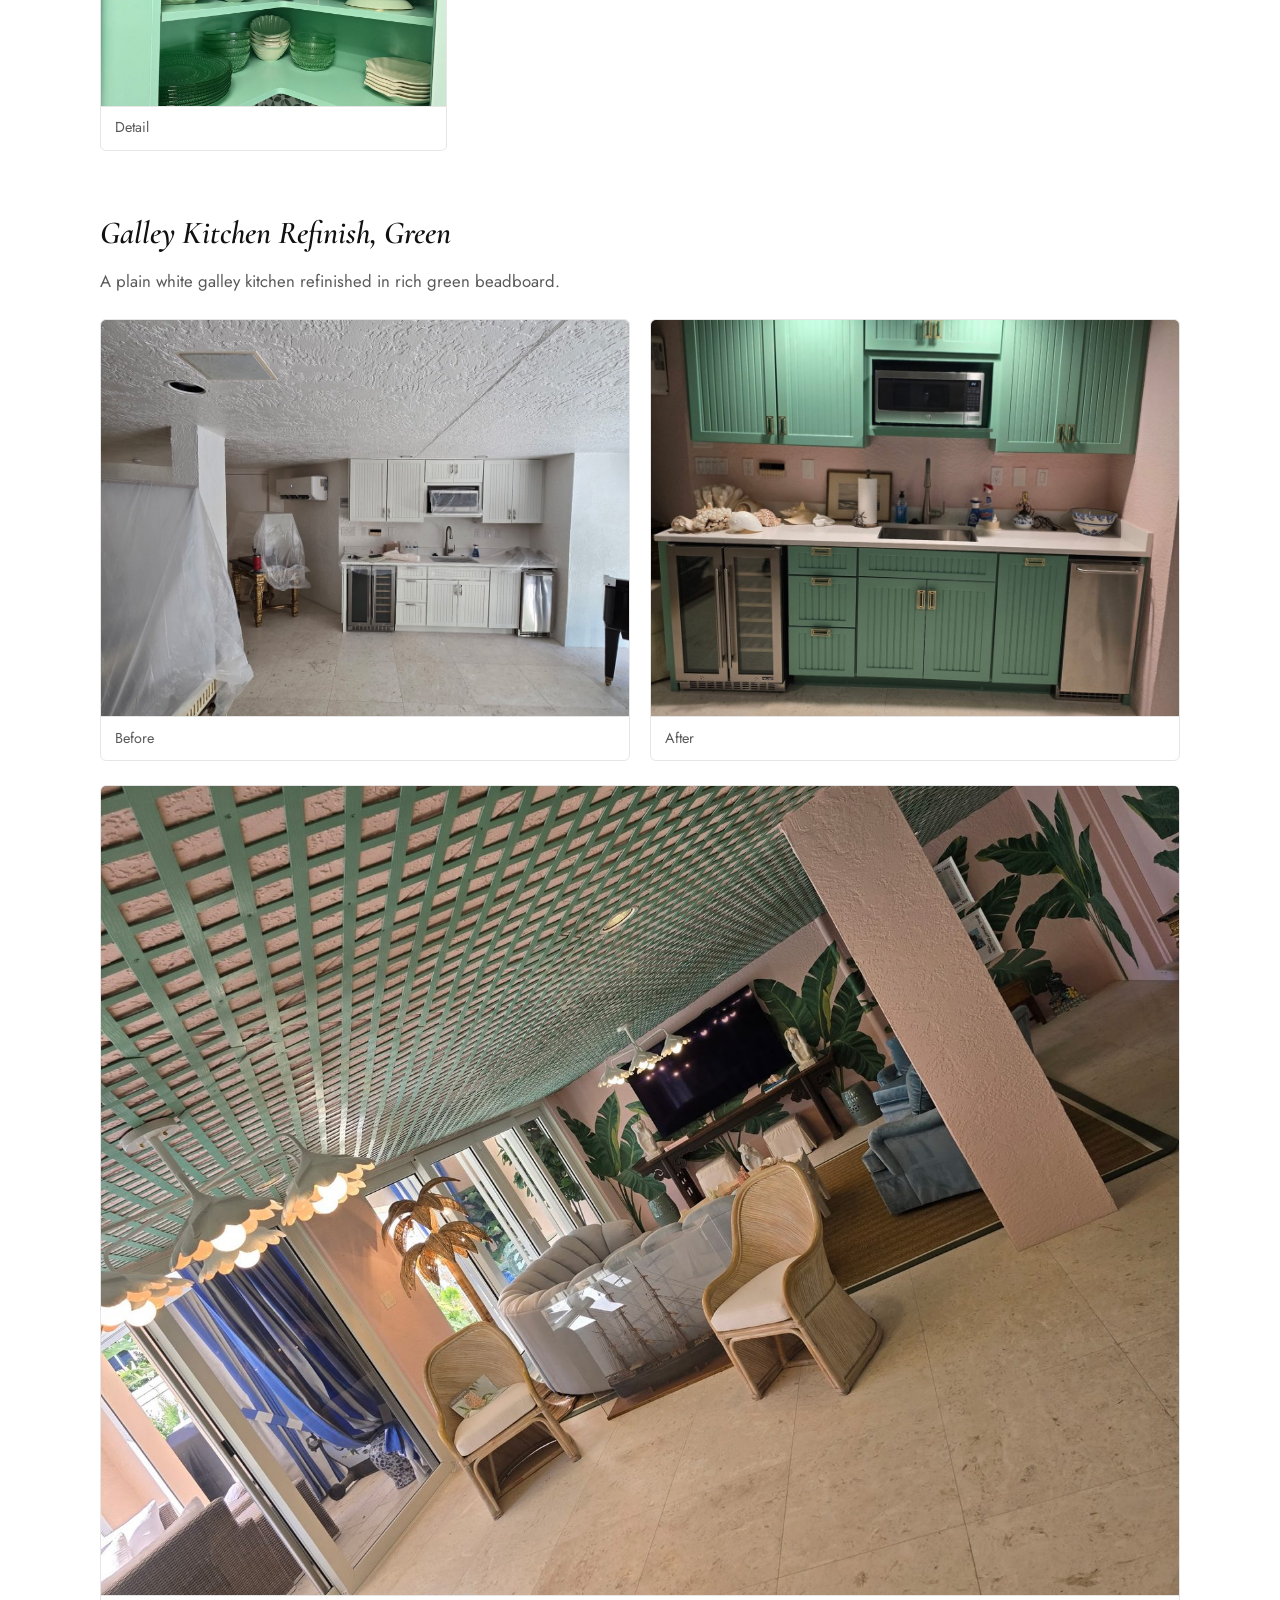
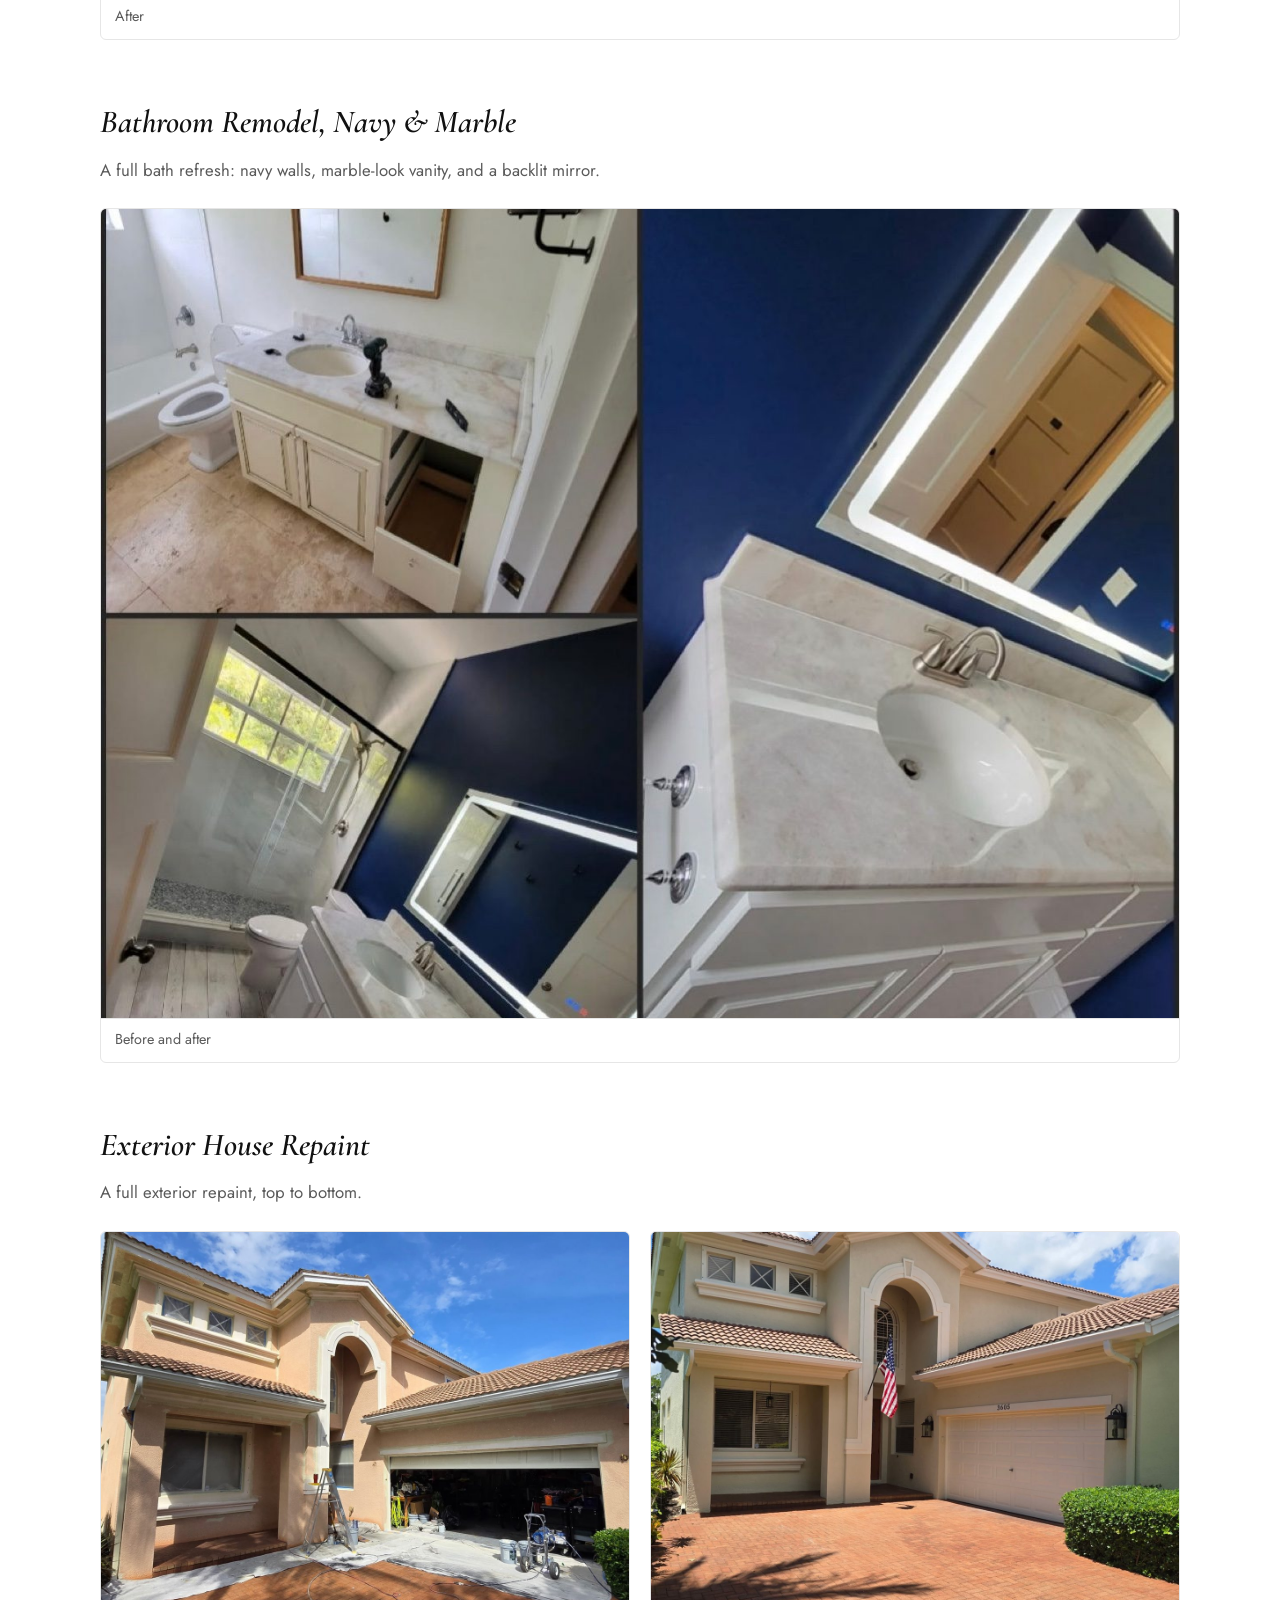
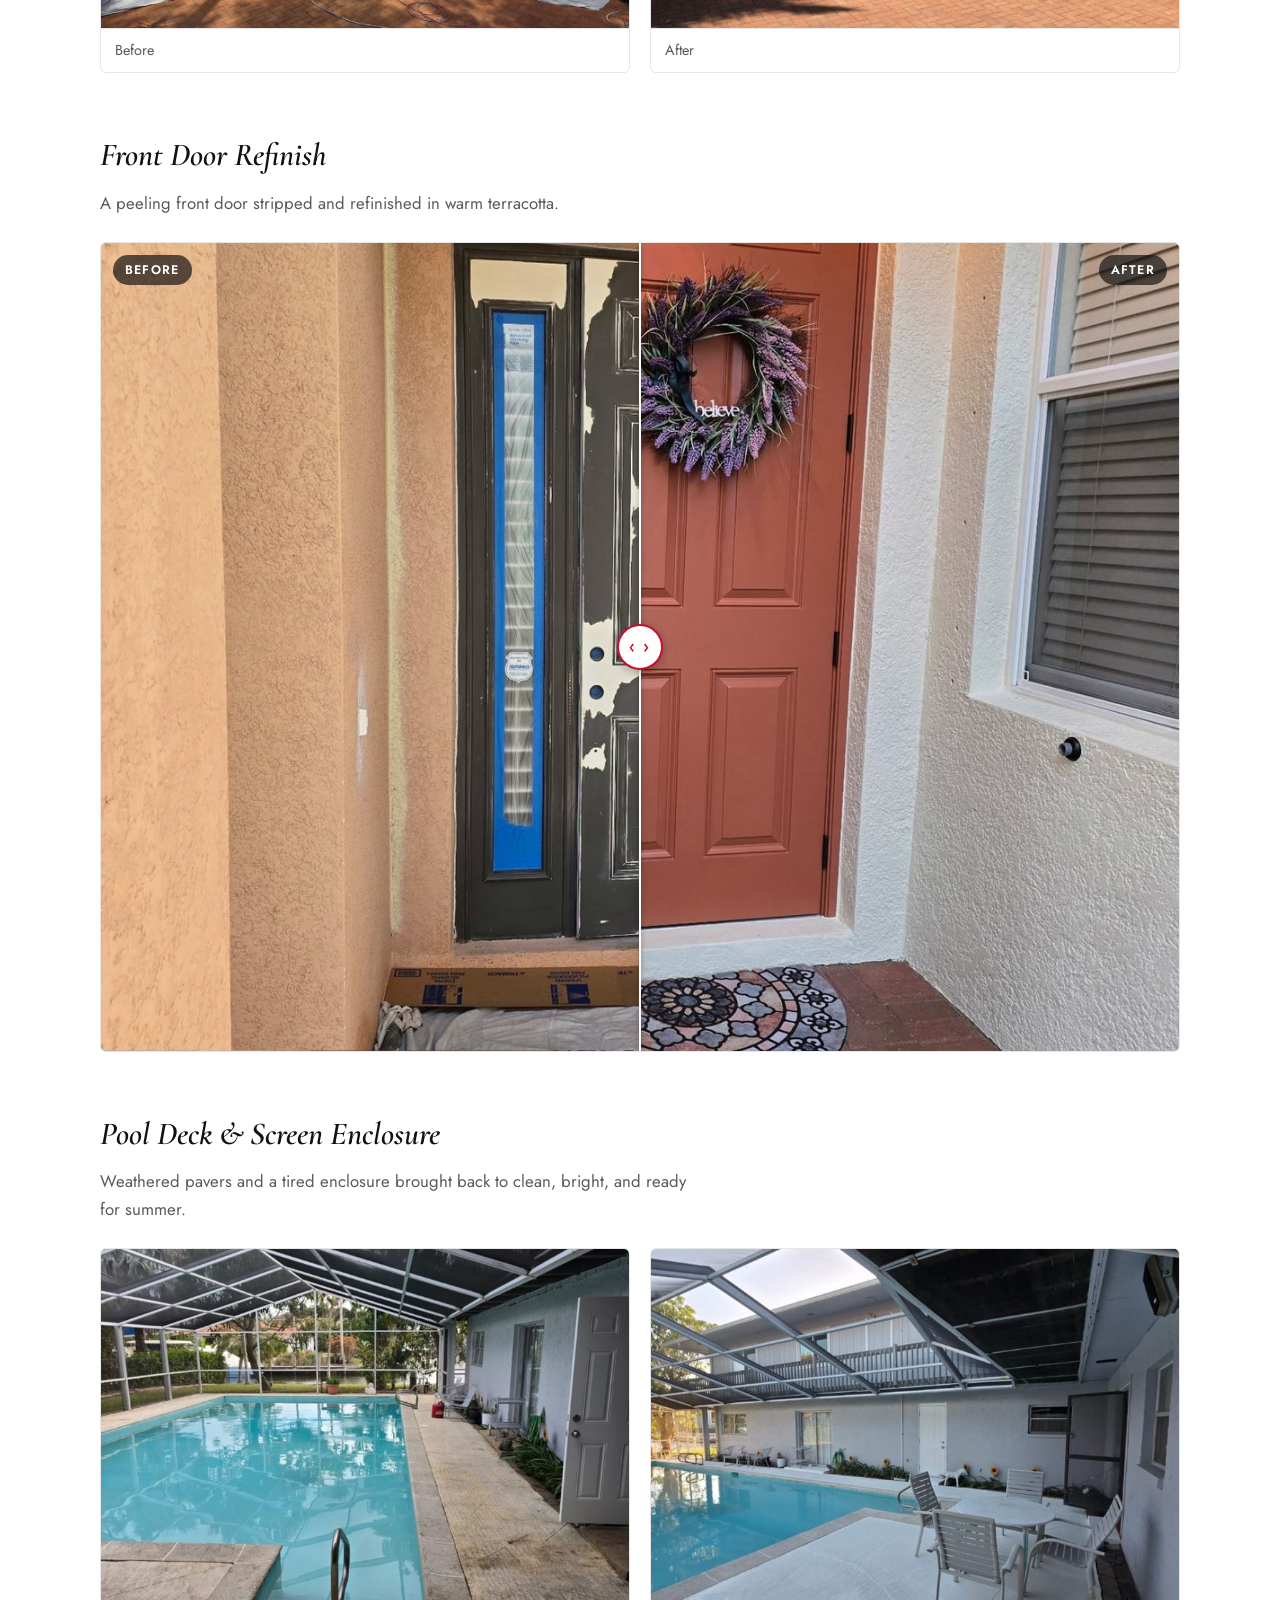
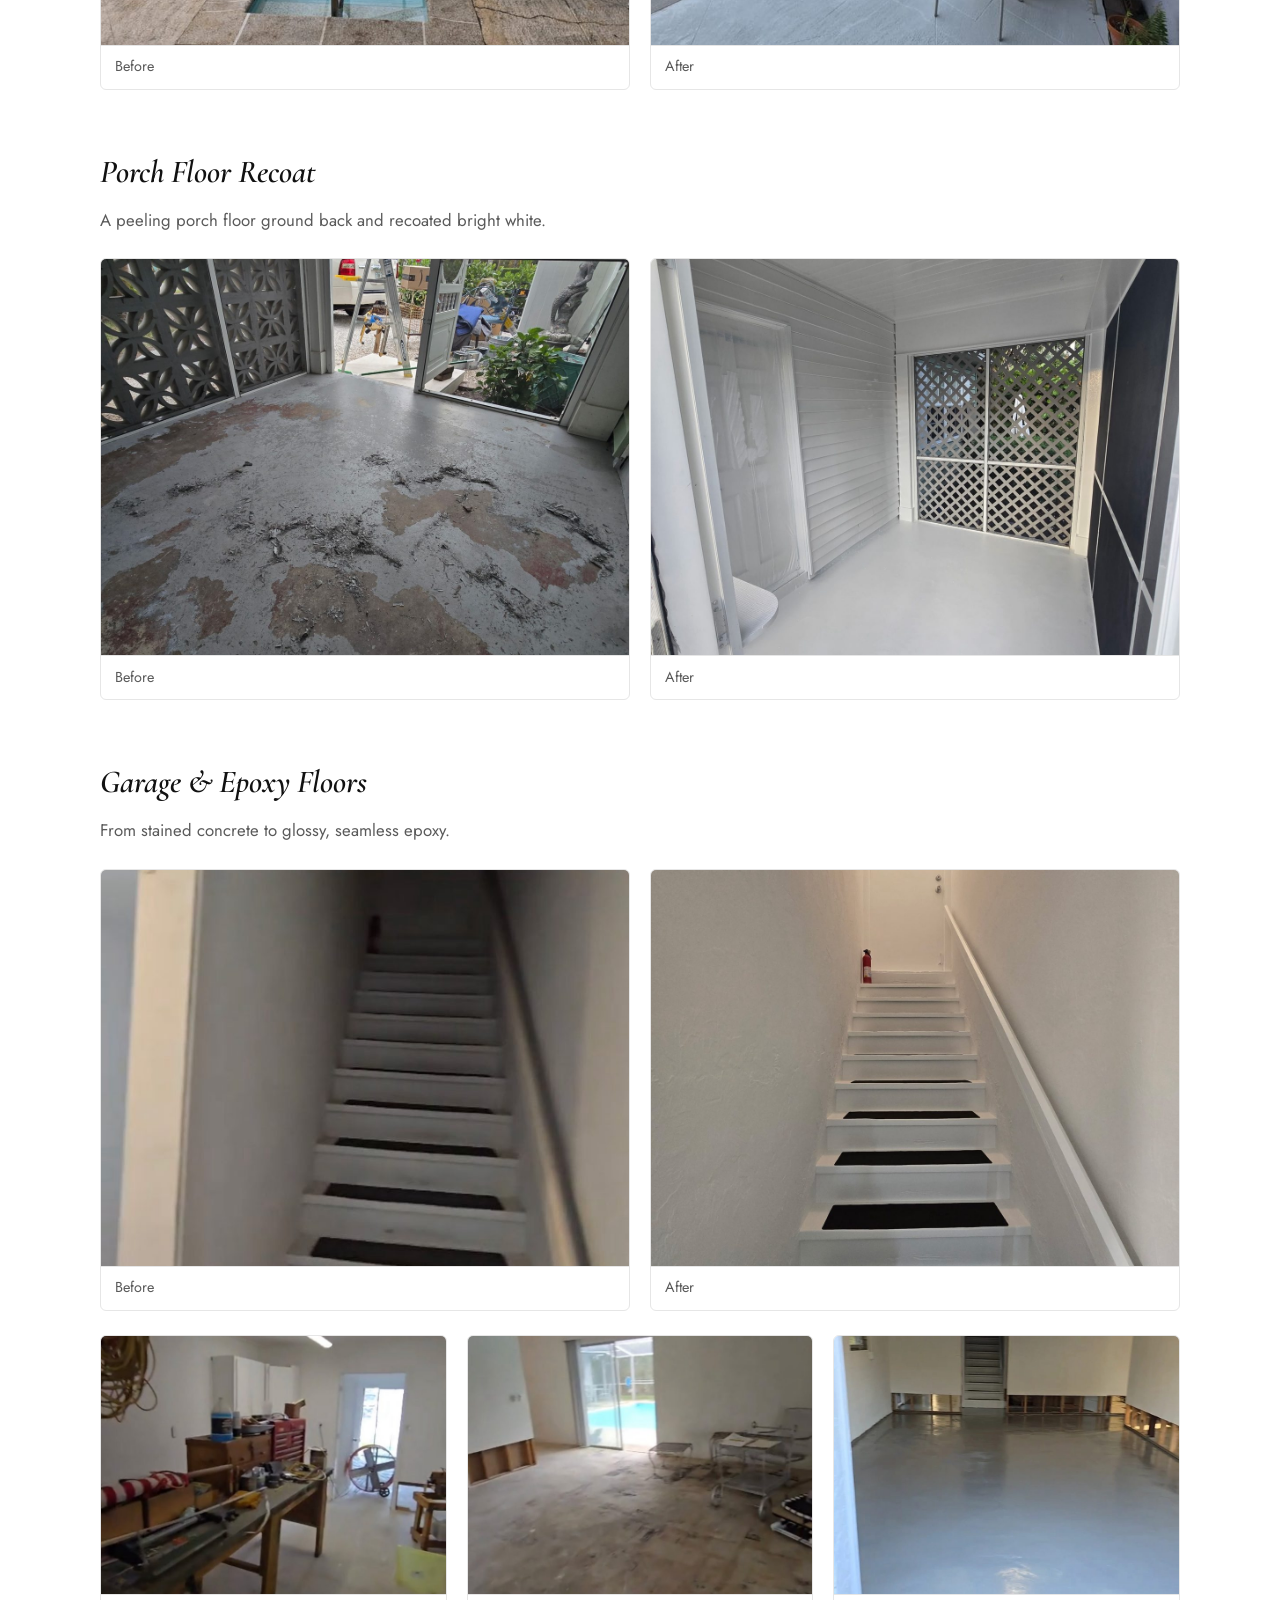
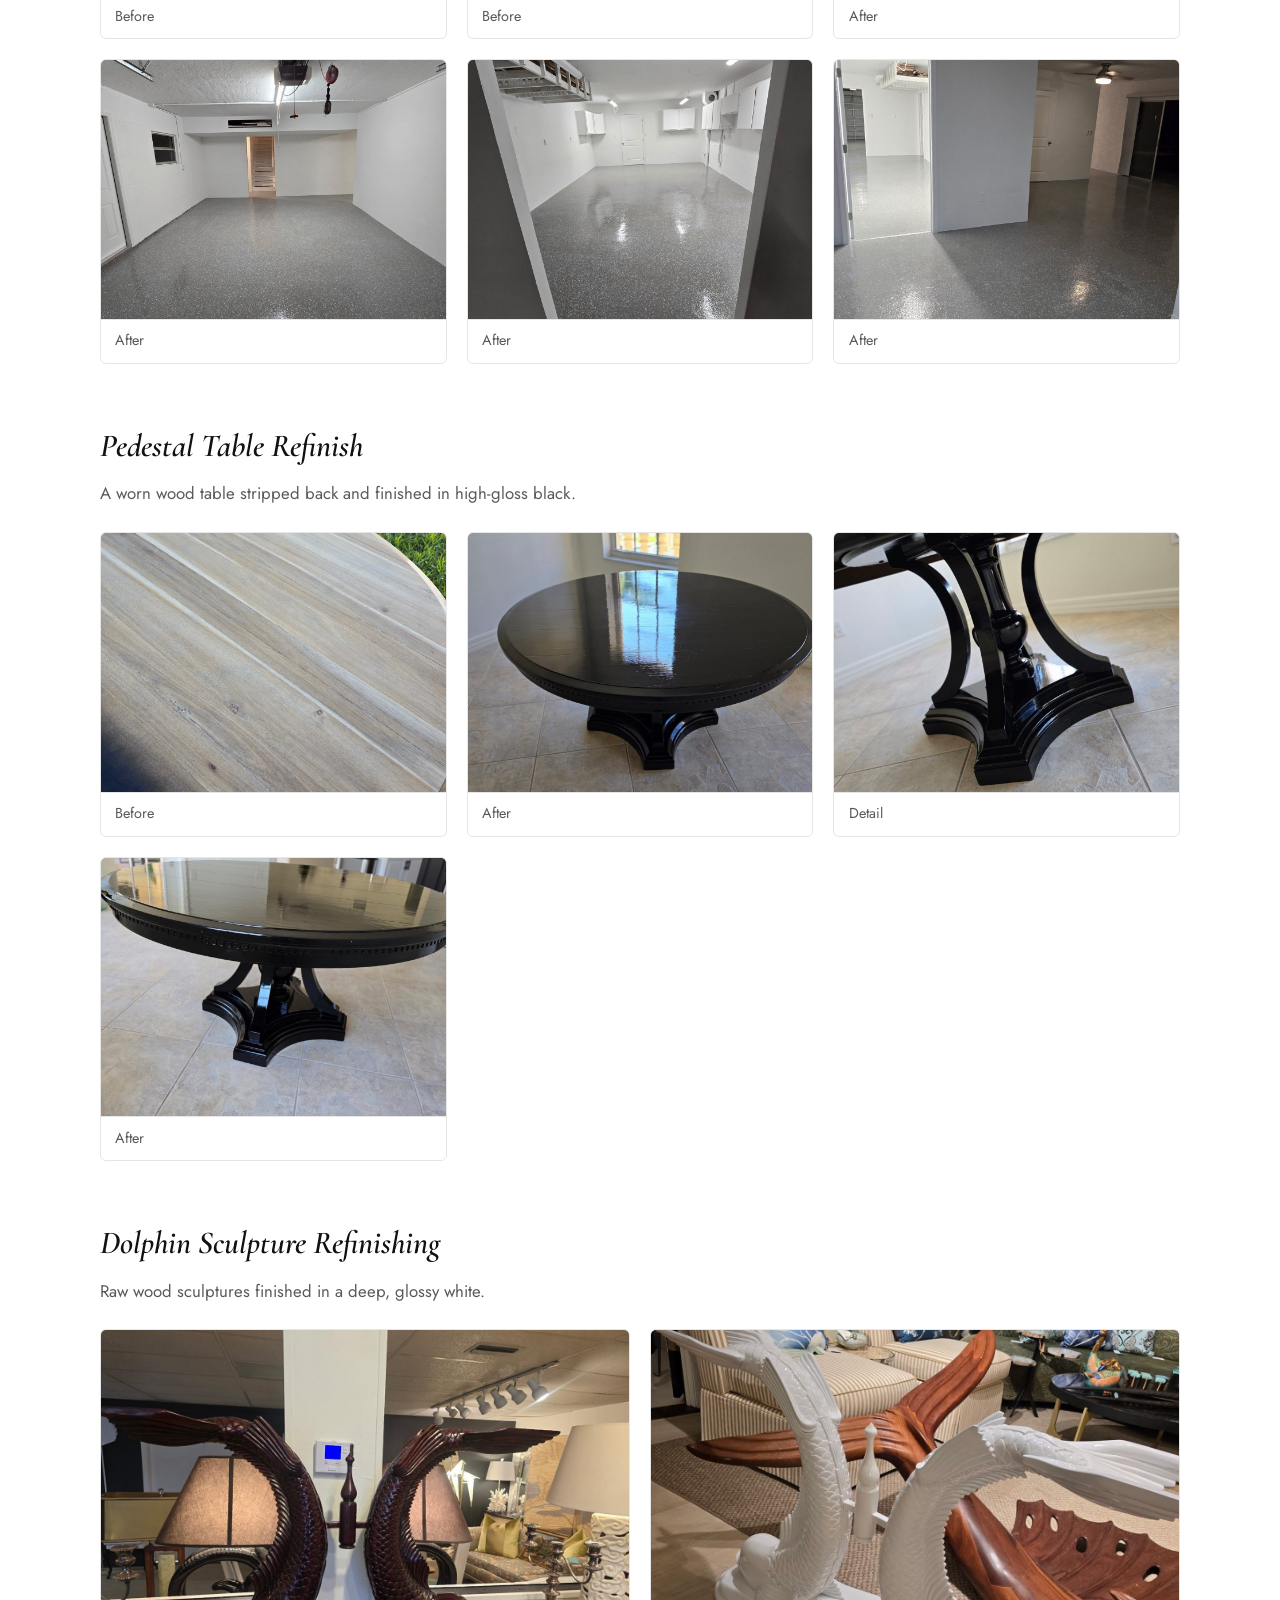
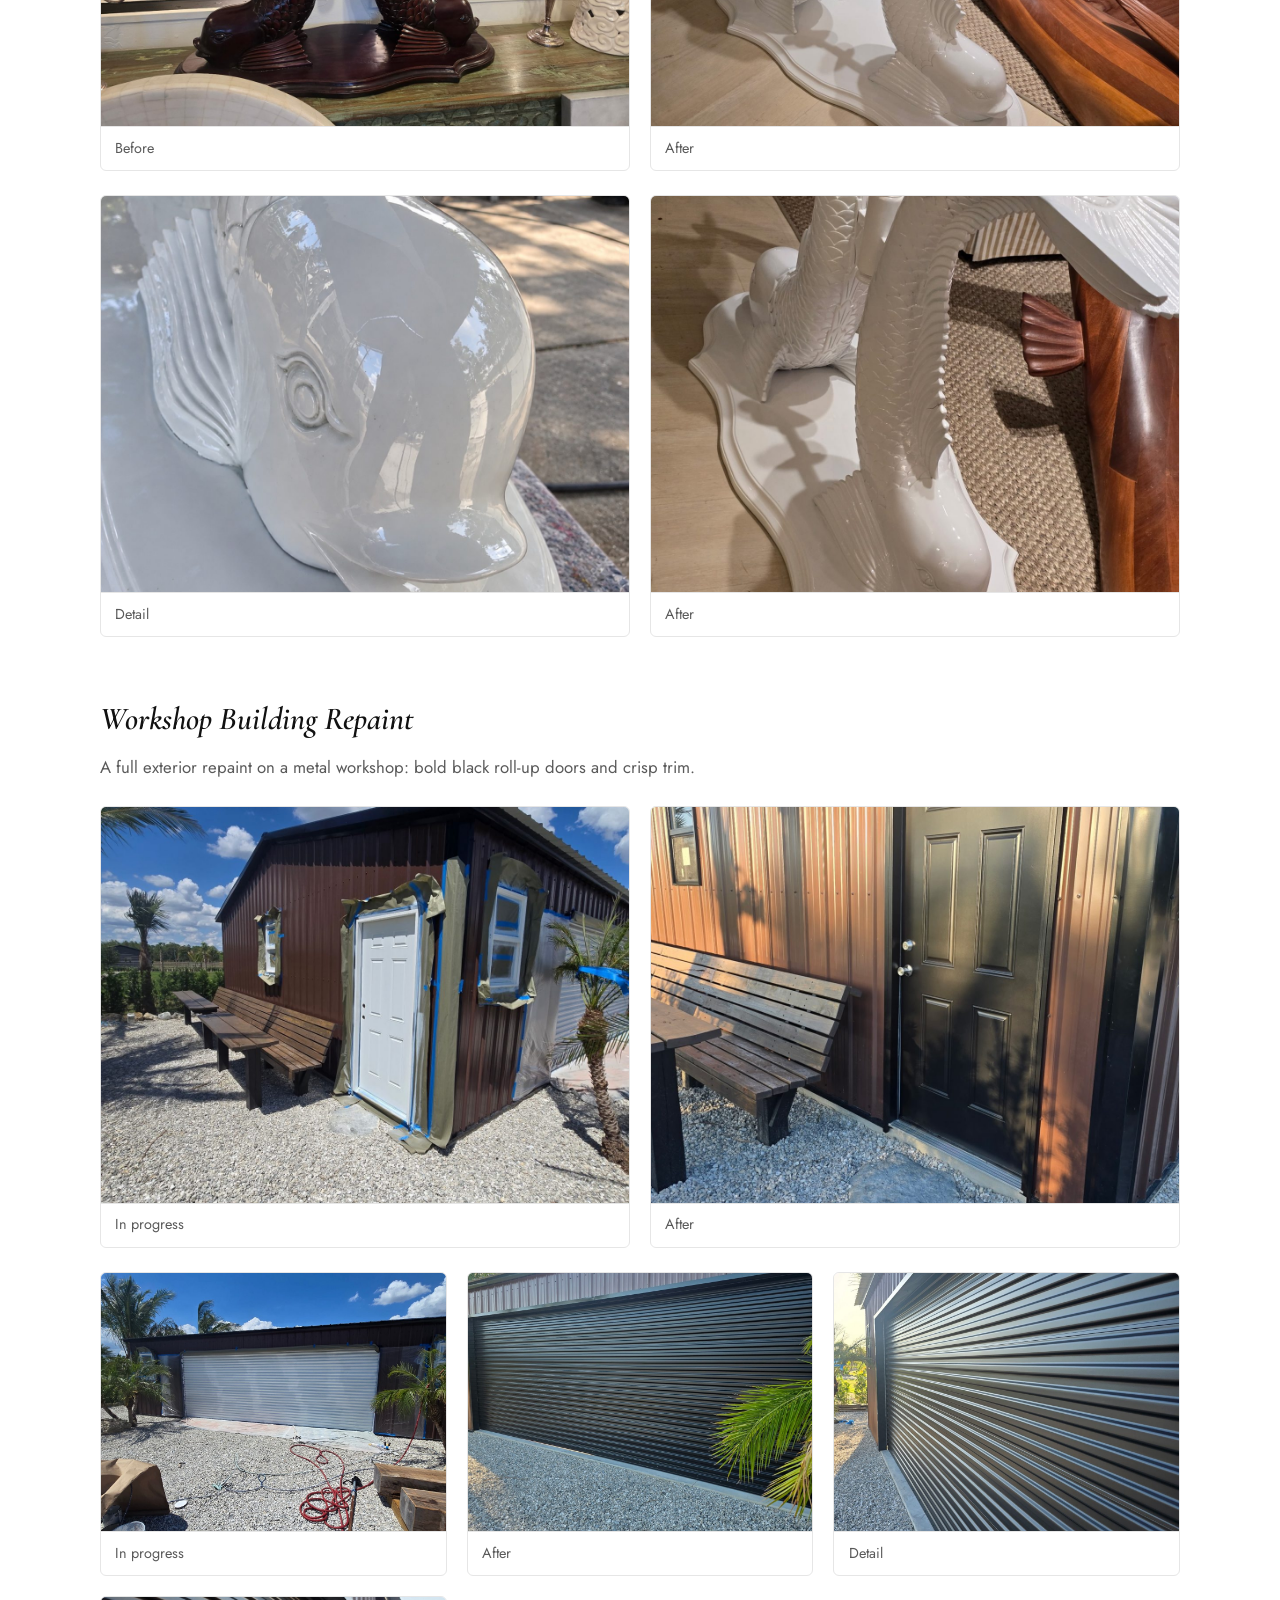
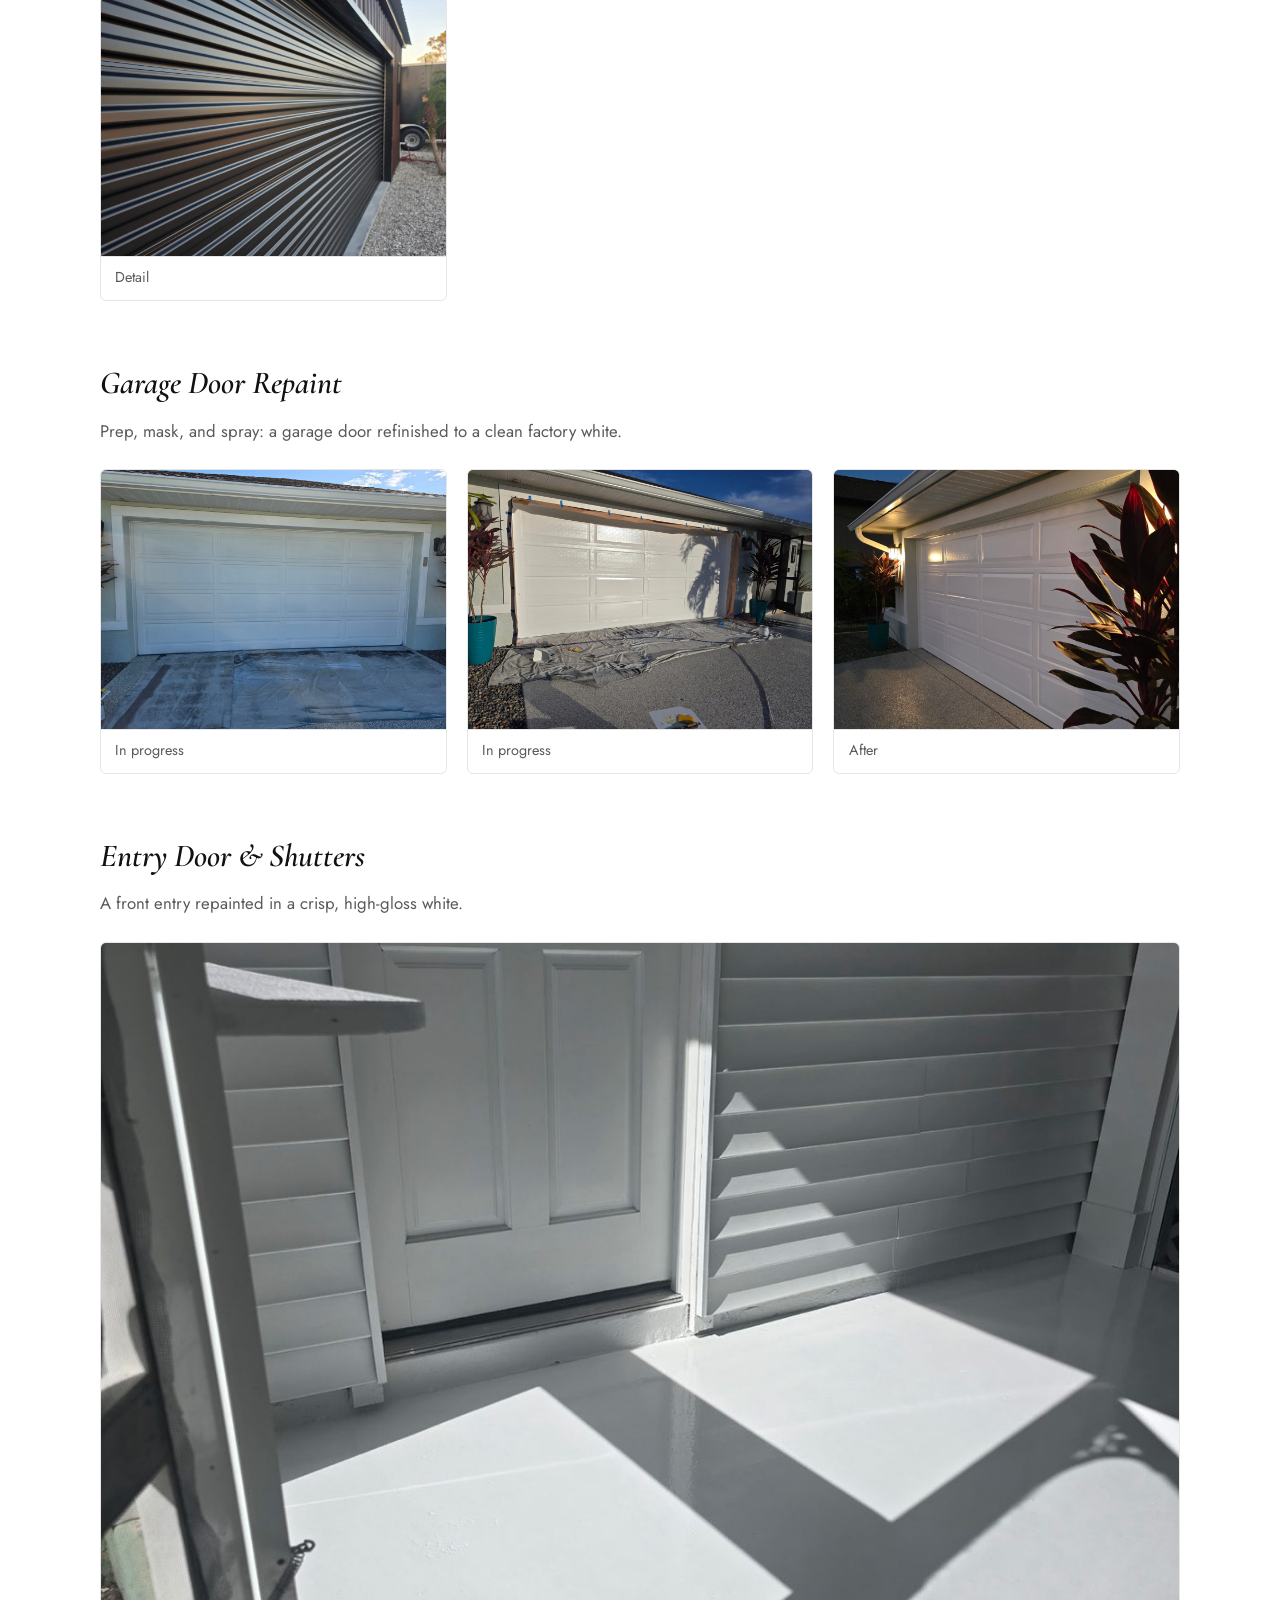
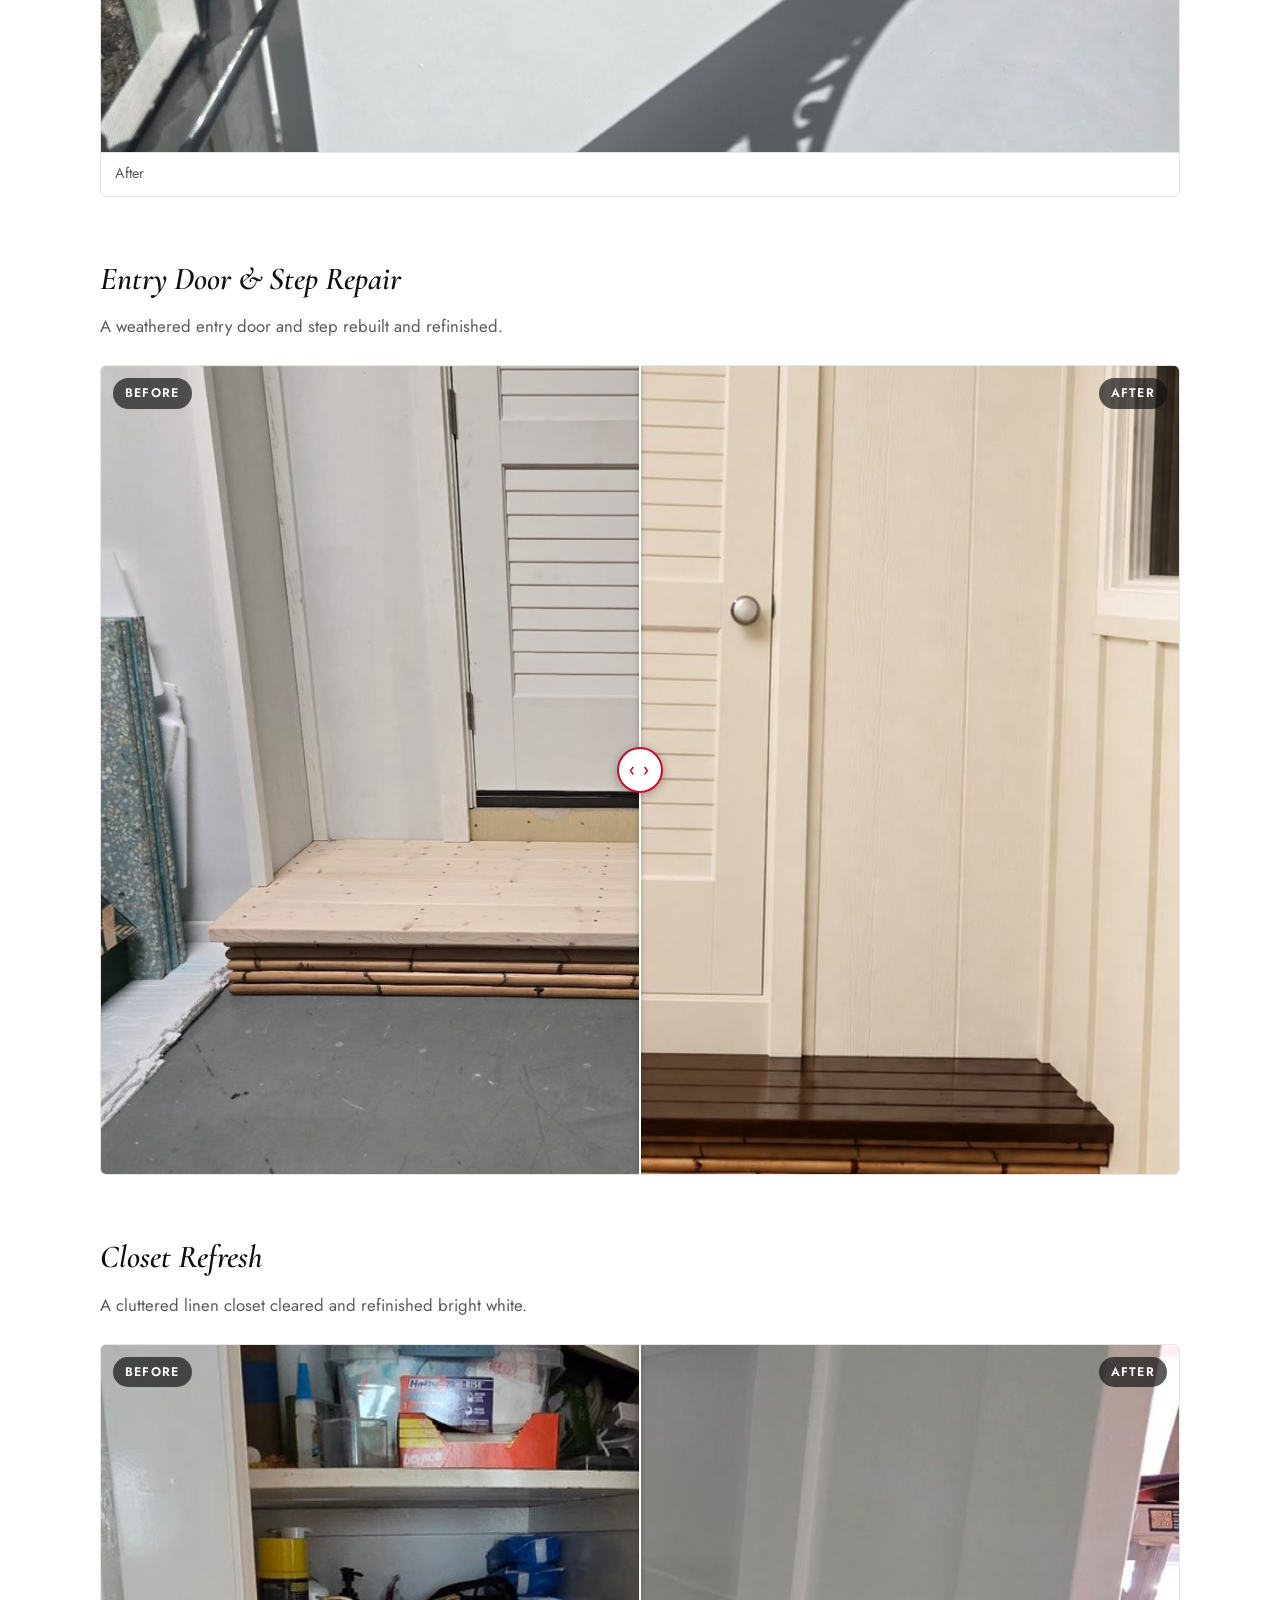
<file: work/index.html>
<!DOCTYPE html>
<html lang="en">
<head>
<meta charset="utf-8">
<meta name="viewport" content="width=device-width, initial-scale=1">
<title>Our Work | Quality Coat | Painting &amp; Restoration, Southwest Florida</title>
<meta name="description" content="Browse Quality Coat's project gallery: before and after photos of painting, cabinet refinishing, epoxy floors, and remodeling across Cape Coral, Fort Myers, Naples, and Punta Gorda, Florida.">
<link rel="icon" type="image/png" href="../assets/img/favicon.png">
<link rel="preconnect" href="https://fonts.googleapis.com">
<link rel="preconnect" href="https://fonts.gstatic.com" crossorigin>
<link href="https://fonts.googleapis.com/css2?family=Bodoni+Moda:ital,opsz,wght@1,6..96,500;1,6..96,600&family=Cormorant+Garamond:ital,wght@1,500;1,600&family=Jost:wght@400;500;600&display=swap" rel="stylesheet">
<link rel="stylesheet" href="../assets/css/style.css?v=2">
</head>
<body>
<header class="site-header">
<div class="header-inner">
<a class="brand" href="../">
<img src="../assets/img/emblem.png" alt="Quality Coat QC emblem">
<span class="brand-text"><strong>Quality Coat</strong><span>Painting &amp; Restoration</span></span>
</a>
<button class="nav-toggle" aria-label="Menu"><span></span><span></span><span></span></button>
<nav class="main-nav"><ul>
<li><a href="../">Home</a></li>
<li><a href="./" class="active">Our Work</a></li>
<li><a href="../services/">Services</a></li>
<li><a href="../contact/">Contact</a></li>
<li><a href="tel:+12392221439" class="nav-call">Call Us</a></li>
</ul></nav>
</div>
</header>

<main>
<section class="page-hero"><div class="wrap">
<p class="eyebrow">Our Work</p>
<h1>Proof, Not Promises</h1>
<p class="lead">Real projects from homes across Southwest Florida. Drag any slider to compare before and after, then scroll through every finished detail.</p>
<figure class="prep-note"><img src="../assets/img/work/room-prep/room-prep-process.jpg" alt="Prep work: furniture fully masked in plastic sheeting before painting" loading="lazy"><figcaption><strong>Prep comes first.</strong> Every project starts the same way: your home carefully masked and protected.</figcaption></figure>
</div></section>

<section class="section"><div class="wrap work-list">
<section class="work-project">
<h3>Bathroom Remodel, Black Tile</h3>
<p class="project-desc">From dated and dingy to dramatic: black tile, fresh fixtures, and modern light.</p>
<div class="ba-duo"><figure><img src="../assets/img/work/bath-black/bath-black-before.jpg" alt="Bathroom before: dated toilet, wall sink, dingy tile" loading="lazy"><figcaption>Before</figcaption></figure><figure><img src="../assets/img/work/bath-black/bath-black-after.jpg" alt="Bathroom after: black tile, white fixtures, round mirror, pendant light" loading="lazy"><figcaption>After</figcaption></figure></div>
</section>
<section class="work-project">
<h3>Kitchen Cabinet Refinish, White</h3>
<p class="project-desc">Dark, heavy wood cabinets refinished in clean, bright white.</p>
<div class="ba-duo"><figure><img src="../assets/img/work/kitchen-white/kitchen-white-before.jpg" alt="Kitchen before: dark wood cabinets, dated appliances" loading="lazy"><figcaption>Before</figcaption></figure><figure><img src="../assets/img/work/kitchen-white/kitchen-white-after-1.jpg" alt="Kitchen after: cabinets refinished bright white with stainless appliances" loading="lazy"><figcaption>After</figcaption></figure></div>
<div class="work-grid"><figure><img src="../assets/img/work/kitchen-white/kitchen-white-before-detail.jpg" alt="Kitchen before detail: dark wood island cabinets" loading="lazy"><figcaption>Before</figcaption></figure><figure><img src="../assets/img/work/kitchen-white/kitchen-white-process.jpg" alt="Kitchen repaint in progress: cabinets masked in plastic sheeting" loading="lazy"><figcaption>In progress</figcaption></figure><figure><img src="../assets/img/work/kitchen-white/kitchen-white-after-2.jpg" alt="Kitchen after, alternate angle: white cabinets, granite counters" loading="lazy"><figcaption>After</figcaption></figure></div>
</section>
<section class="work-project">
<h3>Kitchen Cabinet Refinish, Mint</h3>
<p class="project-desc">Dated wood cabinets refinished in a fresh mint with a new patterned backsplash.</p>
<div class="work-grid"><figure><img src="../assets/img/work/kitchen-mint/kitchen-mint-before.jpg" alt="Kitchen before: dated wood cabinets and worn finishes" loading="lazy"><figcaption>Before</figcaption></figure><figure><img src="../assets/img/work/kitchen-mint/kitchen-mint-after.jpg" alt="Kitchen after: cabinets refinished in mint with patterned backsplash and white counters" loading="lazy"><figcaption>After</figcaption></figure><figure><img src="../assets/img/work/kitchen-mint/kitchen-mint-detail-1.jpg" alt="Kitchen detail: mint open shelving with glassware over patterned backsplash" loading="lazy"><figcaption>Detail</figcaption></figure><figure><img src="../assets/img/work/kitchen-mint/kitchen-mint-detail-2.jpg" alt="Kitchen detail: mint pantry shelves stocked with dishes" loading="lazy"><figcaption>Detail</figcaption></figure></div>
</section>
<section class="work-project">
<h3>Galley Kitchen Refinish, Green</h3>
<p class="project-desc">A plain white galley kitchen refinished in rich green beadboard.</p>
<div class="ba-duo"><figure><img src="../assets/img/work/kitchen-green/kitchen-green-before.jpg" alt="Galley kitchen before: plain white cabinets" loading="lazy"><figcaption>Before</figcaption></figure><figure><img src="../assets/img/work/kitchen-green/kitchen-green-after.jpg" alt="Galley kitchen after: cabinets refinished in green beadboard with lattice ceiling" loading="lazy"><figcaption>After</figcaption></figure></div>
<div class="work-grid"><figure><img src="../assets/img/work/kitchen-green/kitchen-green-living-room.jpg" alt="Finished living room in the same home: green lattice accent wall, sofa and TV" loading="lazy"><figcaption>After</figcaption></figure></div>
</section>
<section class="work-project">
<h3>Bathroom Remodel, Navy &amp; Marble</h3>
<p class="project-desc">A full bath refresh: navy walls, marble-look vanity, and a backlit mirror.</p>
<div class="work-grid"><figure><img src="../assets/img/work/bath-navy/bath-navy-before-after.jpg" alt="Bathroom before and after: dated vanity transformed with navy walls, marble-look vanity, and backlit mirror" loading="lazy"><figcaption>Before and after</figcaption></figure></div>
</section>
<section class="work-project">
<h3>Exterior House Repaint</h3>
<p class="project-desc">A full exterior repaint, top to bottom.</p>
<div class="ba-duo"><figure><img src="../assets/img/work/exterior-house/exterior-house-before.jpg" alt="House exterior before: mid-paint with drop cloths and ladder" loading="lazy"><figcaption>Before</figcaption></figure><figure><img src="../assets/img/work/exterior-house/exterior-house-after.jpg" alt="House exterior after: fresh full repaint" loading="lazy"><figcaption>After</figcaption></figure></div>
</section>
<section class="work-project">
<h3>Front Door Refinish</h3>
<p class="project-desc">A peeling front door stripped and refinished in warm terracotta.</p>
<div class="ba-pair"><div class="ba-slider" role="group" aria-label="Before and after comparison: Front Door Refinish">
<img class="ba-after" src="../assets/img/work/front-door/front-door-after.jpg" alt="Front door after: refinished in warm terracotta with wreath" loading="lazy">
<img class="ba-before" src="../assets/img/work/front-door/front-door-before.jpg" alt="" aria-hidden="true" loading="lazy">
<span class="ba-tag before" aria-hidden="true">Before</span>
<span class="ba-tag after" aria-hidden="true">After</span>
<span class="ba-handle" aria-hidden="true"></span>
<span class="ba-grip" aria-hidden="true">&#8249; &#8250;</span>
<input type="range" min="0" max="100" value="50" aria-label="Drag to compare before and after: Front Door Refinish">
</div></div>
</section>
<section class="work-project">
<h3>Pool Deck &amp; Screen Enclosure</h3>
<p class="project-desc">Weathered pavers and a tired enclosure brought back to clean, bright, and ready for summer.</p>
<div class="work-grid"><figure><img src="../assets/img/work/pool-deck/pool-deck-before.jpg" alt="Pool deck before: stained pavers, grimy screen enclosure, worn surfaces" loading="lazy"><figcaption>Before</figcaption></figure><figure><img src="../assets/img/work/pool-deck/pool-deck-after.jpg" alt="Pool deck after: clean painted pavers, refreshed enclosure, patio furniture" loading="lazy"><figcaption>After</figcaption></figure></div>
</section>
<section class="work-project">
<h3>Porch Floor Recoat</h3>
<p class="project-desc">A peeling porch floor ground back and recoated bright white.</p>
<div class="ba-duo"><figure><img src="../assets/img/work/porch-floor/porch-floor-before.jpg" alt="Porch floor before: peeling coating, worn concrete, lattice walls" loading="lazy"><figcaption>Before</figcaption></figure><figure><img src="../assets/img/work/porch-floor/porch-floor-after.jpg" alt="Porch floor after: recoated bright white with freshly painted walls and lattice" loading="lazy"><figcaption>After</figcaption></figure></div>
</section>
<section class="work-project">
<h3>Garage &amp; Epoxy Floors</h3>
<p class="project-desc">From stained concrete to glossy, seamless epoxy.</p>
<div class="ba-duo"><figure><img src="../assets/img/work/garage-epoxy/garage-epoxy-before-1.jpg" alt="Staircase before: worn steps and scuffed walls" loading="lazy"><figcaption>Before</figcaption></figure><figure><img src="../assets/img/work/garage-epoxy/garage-epoxy-after-2.jpg" alt="Staircase after: fresh white paint, new black treads" loading="lazy"><figcaption>After</figcaption></figure></div>
<div class="work-grid"><figure><img src="../assets/img/work/garage-epoxy/garage-epoxy-before-2.jpg" alt="Garage before: cluttered workshop interior" loading="lazy"><figcaption>Before</figcaption></figure><figure><img src="../assets/img/work/garage-epoxy/garage-epoxy-before-3.jpg" alt="Large room before: bare stained concrete floor" loading="lazy"><figcaption>Before</figcaption></figure><figure><img src="../assets/img/work/garage-epoxy/garage-epoxy-after-1.jpg" alt="Garage after: fresh gray epoxy floor" loading="lazy"><figcaption>After</figcaption></figure><figure><img src="../assets/img/work/garage-epoxy/garage-epoxy-after-3.jpg" alt="Garage after: glossy epoxy floor, white walls" loading="lazy"><figcaption>After</figcaption></figure><figure><img src="../assets/img/work/garage-epoxy/garage-epoxy-after-4.jpg" alt="Garage after viewed from the doorway: seamless glossy epoxy" loading="lazy"><figcaption>After</figcaption></figure><figure><img src="../assets/img/work/garage-epoxy/garage-epoxy-after-5.jpg" alt="Interior room after: epoxy floor, white walls" loading="lazy"><figcaption>After</figcaption></figure></div>
</section>
<section class="work-project">
<h3>Pedestal Table Refinish</h3>
<p class="project-desc">A worn wood table stripped back and finished in high-gloss black.</p>
<div class="work-grid"><figure><img src="../assets/img/work/pedestal-table/pedestal-table-before.jpg" alt="Table before: worn whitewashed round wood top" loading="lazy"><figcaption>Before</figcaption></figure><figure><img src="../assets/img/work/pedestal-table/pedestal-table-after-1.jpg" alt="Table after: round pedestal table finished in high-gloss black" loading="lazy"><figcaption>After</figcaption></figure><figure><img src="../assets/img/work/pedestal-table/pedestal-table-detail-1.jpg" alt="Close-up of the glossy black pedestal base" loading="lazy"><figcaption>Detail</figcaption></figure><figure><img src="../assets/img/work/pedestal-table/pedestal-table-after-2.jpg" alt="Table after, full view in the dining room" loading="lazy"><figcaption>After</figcaption></figure></div>
</section>
<section class="work-project">
<h3>Dolphin Sculpture Refinishing</h3>
<p class="project-desc">Raw wood sculptures finished in a deep, glossy white.</p>
<div class="ba-duo"><figure><img src="../assets/img/work/dolphin-sculptures/dolphin-sculptures-before.jpg" alt="Dolphin sculptures before: raw dark wood, unfinished" loading="lazy"><figcaption>Before</figcaption></figure><figure><img src="../assets/img/work/dolphin-sculptures/dolphin-sculptures-after-1.jpg" alt="Dolphin sculptures after: finished in glossy white, displayed in the showroom" loading="lazy"><figcaption>After</figcaption></figure></div>
<div class="work-grid"><figure><img src="../assets/img/work/dolphin-sculptures/dolphin-sculptures-detail-1.jpg" alt="Close-up of a dolphin sculpture finished in glossy white" loading="lazy"><figcaption>Detail</figcaption></figure><figure><img src="../assets/img/work/dolphin-sculptures/dolphin-sculptures-after-2.jpg" alt="Dolphin sculptures after, alternate angle in the showroom" loading="lazy"><figcaption>After</figcaption></figure></div>
</section>
<section class="work-project">
<h3>Workshop Building Repaint</h3>
<p class="project-desc">A full exterior repaint on a metal workshop: bold black roll-up doors and crisp trim.</p>
<div class="ba-duo"><figure><img src="../assets/img/work/workshop-building/workshop-building-process-2.jpg" alt="Workshop repaint in progress: brown metal building with taped door and windows" loading="lazy"><figcaption>In progress</figcaption></figure><figure><img src="../assets/img/work/workshop-building/workshop-building-after-2.jpg" alt="Workshop after: brown metal siding with refinished dark entry door and bench" loading="lazy"><figcaption>After</figcaption></figure></div>
<div class="work-grid"><figure><img src="../assets/img/work/workshop-building/workshop-building-process-1.jpg" alt="Workshop repaint in progress: white roll-up door masked, gravel lot" loading="lazy"><figcaption>In progress</figcaption></figure><figure><img src="../assets/img/work/workshop-building/workshop-building-after-1.jpg" alt="Workshop after: freshly painted black roll-up garage door" loading="lazy"><figcaption>After</figcaption></figure><figure><img src="../assets/img/work/workshop-building/workshop-building-detail-1.jpg" alt="Close-up of the refinished black roll-up door" loading="lazy"><figcaption>Detail</figcaption></figure><figure><img src="../assets/img/work/workshop-building/workshop-building-detail-2.jpg" alt="Close-up of the black roll-up door finish" loading="lazy"><figcaption>Detail</figcaption></figure></div>
</section>
<section class="work-project">
<h3>Garage Door Repaint</h3>
<p class="project-desc">Prep, mask, and spray: a garage door refinished to a clean factory white.</p>
<div class="work-grid"><figure><img src="../assets/img/work/garage-door-white/garage-door-white-process-1.jpg" alt="Garage door repaint in progress: driveway masked with drop cloths" loading="lazy"><figcaption>In progress</figcaption></figure><figure><img src="../assets/img/work/garage-door-white/garage-door-white-process-2.jpg" alt="Garage door repaint in progress: door masked and taped" loading="lazy"><figcaption>In progress</figcaption></figure><figure><img src="../assets/img/work/garage-door-white/garage-door-white-after.jpg" alt="Garage door after: clean factory-white finish, evening view" loading="lazy"><figcaption>After</figcaption></figure></div>
</section>
<section class="work-project">
<h3>Entry Door &amp; Shutters</h3>
<p class="project-desc">A front entry repainted in a crisp, high-gloss white.</p>
<div class="work-grid"><figure><img src="../assets/img/work/entry-door/entry-door-after.jpg" alt="Entry after: front door and shutters repainted in high-gloss white" loading="lazy"><figcaption>After</figcaption></figure></div>
</section>
<section class="work-project">
<h3>Entry Door &amp; Step Repair</h3>
<p class="project-desc">A weathered entry door and step rebuilt and refinished.</p>
<div class="ba-pair"><div class="ba-slider" role="group" aria-label="Before and after comparison: Entry Door &amp; Step Repair">
<img class="ba-after" src="../assets/img/work/door-11/door-11-after.jpg" alt="Entry door after: refinished door with dark stained step" loading="lazy">
<img class="ba-before" src="../assets/img/work/door-11/door-11-before.jpg" alt="" aria-hidden="true" loading="lazy">
<span class="ba-tag before" aria-hidden="true">Before</span>
<span class="ba-tag after" aria-hidden="true">After</span>
<span class="ba-handle" aria-hidden="true"></span>
<span class="ba-grip" aria-hidden="true">&#8249; &#8250;</span>
<input type="range" min="0" max="100" value="50" aria-label="Drag to compare before and after: Entry Door &amp; Step Repair">
</div></div>
</section>
<section class="work-project">
<h3>Closet Refresh</h3>
<p class="project-desc">A cluttered linen closet cleared and refinished bright white.</p>
<div class="ba-pair"><div class="ba-slider" role="group" aria-label="Before and after comparison: Closet Refresh">
<img class="ba-after" src="../assets/img/work/linen-closet/linen-closet-after.jpg" alt="Linen closet after: cleared and refinished bright white" loading="lazy">
<img class="ba-before" src="../assets/img/work/linen-closet/linen-closet-before.jpg" alt="" aria-hidden="true" loading="lazy">
<span class="ba-tag before" aria-hidden="true">Before</span>
<span class="ba-tag after" aria-hidden="true">After</span>
<span class="ba-handle" aria-hidden="true"></span>
<span class="ba-grip" aria-hidden="true">&#8249; &#8250;</span>
<input type="range" min="0" max="100" value="50" aria-label="Drag to compare before and after: Closet Refresh">
</div></div>
</section>
<section class="work-project">
<h3>Staircase Refinish</h3>
<p class="project-desc">Worn wood stairs sanded and stained to a rich, dark finish.</p>
<div class="work-grid"><figure><img src="../assets/img/work/staircase/staircase-before-after.jpg" alt="Staircase before and after: worn wood stairs refinished in a rich dark stain" loading="lazy"><figcaption>Before and after</figcaption></figure></div>
</section>
<section class="work-project">
<h3>Interior Tile &amp; Finishes</h3>
<p class="project-desc">Checkerboard tile, fresh paint, and crisp finishes through the home.</p>
<div class="work-grid"><figure><img src="../assets/img/work/interior-tile/interior-tile-after-1.jpg" alt="Finished entryway: beige tile, framed art, shutter door" loading="lazy"><figcaption>After</figcaption></figure><figure><img src="../assets/img/work/interior-tile/interior-tile-after-2.jpg" alt="Finished entry with staircase: checkerboard floor, rug, mirror" loading="lazy"><figcaption>After</figcaption></figure><figure><img src="../assets/img/work/interior-tile/interior-tile-after-3.jpg" alt="Finished hallway: checkerboard tile" loading="lazy"><figcaption>After</figcaption></figure><figure><img src="../assets/img/work/interior-tile/interior-tile-after-4.jpg" alt="Finished room: checkerboard tile floor" loading="lazy"><figcaption>After</figcaption></figure><figure><img src="../assets/img/work/interior-tile/interior-tile-after-5.jpg" alt="Finished stairwell landing: checkerboard floor" loading="lazy"><figcaption>After</figcaption></figure><figure><img src="../assets/img/work/interior-tile/interior-tile-after-6.jpg" alt="Finished hallway: checkerboard tile with leaf artwork" loading="lazy"><figcaption>After</figcaption></figure></div>
</section>
<section class="work-project">
<h3>Interior Renovation</h3>
<p class="project-desc">The messy middle: demo and prep before the transformation.</p>
<div class="work-grid"><figure><img src="../assets/img/work/interior-demo/interior-demo-before-1.jpg" alt="Interior demo: torn wall and debris before renovation" loading="lazy"><figcaption>Before</figcaption></figure><figure><img src="../assets/img/work/interior-demo/interior-demo-before-2.jpg" alt="Interior demo: gutted closet space before renovation" loading="lazy"><figcaption>Before</figcaption></figure></div>
</section>
<section class="work-project">
<h3>Marble Bathrooms</h3>
<p class="project-desc">Spa-clean marble-look baths with modern fixtures.</p>
<div class="work-grid"><figure><img src="../assets/img/work/bath-marble/bath-marble-after-1.jpg" alt="Bathroom: marble-look vanity and tile" loading="lazy"><figcaption>After</figcaption></figure><figure><img src="../assets/img/work/bath-marble/bath-marble-after-2.jpg" alt="Bathroom: glass shower with marble-look tile" loading="lazy"><figcaption>After</figcaption></figure></div>
</section>
<section class="work-project">
<h3>Bedroom Flooring</h3>
<p class="project-desc">New wood-look tile floors through the bedrooms.</p>
<div class="work-grid"><figure><img src="../assets/img/work/bedrooms/bedrooms-after-1.jpg" alt="Bedroom: new wood-look tile floor and closet" loading="lazy"><figcaption>After</figcaption></figure><figure><img src="../assets/img/work/bedrooms/bedrooms-after-2.jpg" alt="Bedroom: wood-look tile floor with window light" loading="lazy"><figcaption>After</figcaption></figure><figure><img src="../assets/img/work/bedrooms/bedrooms-after-3.jpg" alt="Bedroom: dark blue walls and ceiling with new flooring" loading="lazy"><figcaption>After</figcaption></figure></div>
</section>
<section class="work-project">
<h3>Custom Carpentry</h3>
<p class="project-desc">Built-in shelving and detailed trim work.</p>
<div class="work-grid"><figure><img src="../assets/img/work/carpentry/carpentry-after-1.jpg" alt="Custom built-in open shelving" loading="lazy"><figcaption>After</figcaption></figure><figure><img src="../assets/img/work/carpentry/carpentry-after-2.jpg" alt="Bathroom with pink vessel sink, gold fixtures, and glass-front cabinet" loading="lazy"><figcaption>After</figcaption></figure></div>
</section>
<section class="work-project">
<h3>Living Room Repaint</h3>
<p class="project-desc">Walls, trim, and all: a living room repainted start to finish.</p>
<figure class="work-video"><video controls preload="none" poster="../assets/img/work/living-room/living-room-repaint-poster.jpg" aria-label="Video: living room before painting with masked furniture, then finished with TV mounted"><source src="../assets/img/work/living-room/living-room-repaint.mp4" type="video/mp4"></video><figcaption>Living room repaint, start to finish</figcaption></figure>
</section>
<section class="work-project">
<h3>Home Bar &amp; Epoxy River Bar Top</h3>
<p class="project-desc">A custom home bar built around a hand-poured epoxy river bar top, with glass block, bottle shelving, and LED lighting.</p>
<div class="work-grid"><figure><img src="../assets/img/work/home-bar/home-bar-process-1.jpg" alt="Epoxy river bar top in progress: resin pour in the mold with clamps" loading="lazy"><figcaption>In progress</figcaption></figure><figure><img src="../assets/img/work/home-bar/home-bar-process-2.jpg" alt="Resin pour close-up: white wave effect forming in blue epoxy" loading="lazy"><figcaption>In progress</figcaption></figure><figure><img src="../assets/img/work/home-bar/home-bar-process-3.jpg" alt="Epoxy curing at night: the blue river glowing in the dark" loading="lazy"><figcaption>In progress</figcaption></figure><figure><img src="../assets/img/work/home-bar/home-bar-bartop-1.jpg" alt="Finished epoxy river bar top, overhead view in the mold" loading="lazy"><figcaption>After</figcaption></figure><figure><img src="../assets/img/work/home-bar/home-bar-bartop-2.jpg" alt="Finished epoxy river bar top, angled view against glass block" loading="lazy"><figcaption>After</figcaption></figure><figure><img src="../assets/img/work/home-bar/home-bar-bartop-3.jpg" alt="Two finished epoxy river bar tops side by side" loading="lazy"><figcaption>After</figcaption></figure><figure><img src="../assets/img/work/home-bar/home-bar-barroom-1.jpg" alt="Finished home bar: Fernandez Cocktail Bar sign, bottle shelves, glass block bar front with epoxy river top" loading="lazy"><figcaption>After</figcaption></figure><figure><img src="../assets/img/work/home-bar/home-bar-barroom-2.jpg" alt="Bar back cabinet: fractal-burn wood countertop, black drawers, glass-door fridge" loading="lazy"><figcaption>After</figcaption></figure><figure><img src="../assets/img/work/home-bar/home-bar-barroom-3.jpg" alt="Home bar in blue and purple LED lighting" loading="lazy"><figcaption>After</figcaption></figure><figure><img src="../assets/img/work/home-bar/home-bar-barroom-4.jpg" alt="Home bar in blue LED: glass block front, lit back bar with bottle shelves" loading="lazy"><figcaption>After</figcaption></figure><figure><img src="../assets/img/work/home-bar/home-bar-barroom-5.jpg" alt="Home bar in blue LED, view from the entrance with glowing bar sign" loading="lazy"><figcaption>After</figcaption></figure><figure><img src="../assets/img/work/home-bar/home-bar-barroom-6.jpg" alt="Home bar close-up: lit sign, bottle shelves, fractal-burn countertop, epoxy river top" loading="lazy"><figcaption>After</figcaption></figure></div>
<figure class="work-video"><video controls preload="none" poster="../assets/img/work/home-bar/home-bar-glow-poster.jpg" aria-label="Video: the blue epoxy river bar top glowing in the dark"><source src="../assets/img/work/home-bar/home-bar-glow.mp4" type="video/mp4"></video><figcaption>Epoxy river glowing in the dark</figcaption></figure>
</section>
<div class="work-cta btn-row" style="justify-content:center">
<a class="btn btn-red" href="../contact/">Request an Estimate</a>
<a class="btn btn-red" href="tel:+12392221439">Call Us</a>
</div>
</div></section>

<section class="cta-band"><div class="wrap">
<p class="eyebrow">Contact / Estimate</p>
<h2>Ready for a Flawless Finish?</h2>
<p>Call now or request an estimate. We will take it from there.</p>
<a class="phone-big" href="tel:+12392221439">239-222-1439</a>
<div class="btn-row">
<a class="btn btn-red" href="../contact/">Request an Estimate</a>
<a class="btn btn-red" href="tel:+12392221439">Call Us</a>
</div>
</div></section>
</main>

<footer class="site-footer"><div class="wrap">
<p class="foot-brand">Quality Coat</p>
<p>Professional Painting &amp; Restoration &middot; Residential &amp; Commercial</p>
<nav><a href="../">Home</a><a href="./">Our Work</a><a href="../services/">Services</a><a href="../contact/">Contact</a></nav>
<p>Cape Coral, Fort Myers, Naples, and Punta Gorda, Florida &middot; <a href="tel:+12392221439">239-222-1439</a></p>
<p>&copy; 2026 Quality Coat Professional Painting &amp; Restoration.</p>
</div></footer>

<script src="../assets/js/main.js?v=2"></script>
</body>
</html>
</file>
<file: assets/css/style.css>
/* Quality Coat - Professional Painting & Restoration
   Clean white theme: white background, black lettering, red accents.
   Headings: Cormorant Garamond Italic (fallback Bodoni Moda Italic).
   Body: Jost. Mobile first. */

:root {
  --white: #ffffff;
  --ink: #111111;
  --ink-soft: #1a1a1a;
  --gray: #5a5a5a;
  --gray-pale: #f7f7f7;
  --line: #e6e6e6;
  --red: #c8102e;
  --red-dark: #a30c24;
}

* { box-sizing: border-box; }

html { scroll-behavior: smooth; }

body {
  margin: 0;
  background: var(--white);
  color: var(--ink);
  font-family: "Jost", "Segoe UI", sans-serif;
  font-size: 1.05rem;
  line-height: 1.65;
  -webkit-font-smoothing: antialiased;
}

h1, h2, h3 {
  font-family: "Cormorant Garamond", "Bodoni Moda", Georgia, serif;
  font-style: italic;
  font-weight: 600;
  color: var(--ink);
  line-height: 1.15;
  margin: 0 0 1rem;
}

h1 { font-size: clamp(2.4rem, 6vw, 3.6rem); letter-spacing: 0.01em; }
h2 { font-size: clamp(1.9rem, 4.5vw, 2.6rem); }
h3 { font-size: 1.5rem; }

p { margin: 0 0 1rem; }

a { color: var(--red); }
a:hover { color: var(--red-dark); }

img { max-width: 100%; height: auto; display: block; }

.wrap {
  max-width: 1080px;
  margin: 0 auto;
  padding: 0 1.25rem;
}

/* ---------- Header ---------- */

.site-header {
  position: sticky;
  top: 0;
  z-index: 50;
  background: rgba(255, 255, 255, 0.97);
  border-bottom: 1px solid var(--line);
}

.header-inner {
  max-width: 1080px;
  margin: 0 auto;
  padding: 0.7rem 1.25rem;
  display: flex;
  align-items: center;
  justify-content: space-between;
  gap: 1rem;
  position: relative;
}

.brand {
  display: flex;
  align-items: center;
  gap: 0.7rem;
  text-decoration: none;
  color: var(--ink);
}

.brand img {
  width: 42px;
  height: 42px;
  object-fit: contain;
}

.brand-text { line-height: 1.2; }

.brand-text strong {
  display: block;
  font-family: "Cormorant Garamond", "Bodoni Moda", Georgia, serif;
  font-style: italic;
  font-weight: 600;
  font-size: 1.45rem;
  color: var(--ink);
}

.brand-text > span {
  font-size: 0.72rem;
  letter-spacing: 0.14em;
  text-transform: uppercase;
  color: var(--gray);
  font-weight: 500;
}

.nav-toggle {
  display: flex;
  flex-direction: column;
  gap: 5px;
  background: none;
  border: 1px solid var(--line);
  border-radius: 6px;
  padding: 0.6rem 0.65rem;
  cursor: pointer;
}

.nav-toggle span {
  display: block;
  width: 22px;
  height: 2px;
  background: var(--ink);
}

.main-nav ul {
  list-style: none;
  margin: 0;
  padding: 0;
  display: flex;
  align-items: center;
  gap: 1.5rem;
}

.main-nav a {
  text-decoration: none;
  color: var(--ink-soft);
  font-weight: 500;
  font-size: 1rem;
}

.main-nav a:hover { color: var(--red); }
.main-nav a.active { color: var(--red); }

.nav-call {
  background: var(--red);
  color: #fff !important;
  padding: 0.6rem 1.1rem;
  border-radius: 4px;
  font-weight: 600;
  white-space: nowrap;
}

.nav-call:hover { background: var(--red-dark); color: #fff !important; }

/* ---------- Buttons ---------- */

.btn {
  display: inline-block;
  text-decoration: none;
  font-family: "Jost", sans-serif;
  font-weight: 600;
  font-size: 1rem;
  letter-spacing: 0.04em;
  padding: 0.9rem 1.8rem;
  border-radius: 4px;
  border: 1px solid transparent;
  cursor: pointer;
  text-align: center;
  transition: background 0.2s ease, color 0.2s ease, border-color 0.2s ease;
}

.btn-red {
  background: var(--red);
  color: #fff;
}

.btn-red:hover {
  background: var(--red-dark);
  color: #fff;
}

.btn-outline {
  background: var(--white);
  color: var(--ink);
  border-color: var(--ink);
}

.btn-outline:hover {
  background: var(--ink);
  color: #fff;
}

.btn-row {
  display: flex;
  flex-direction: column;
  gap: 0.8rem;
  margin-top: 1.6rem;
}

.btn-row .btn { width: 100%; }

.text-link {
  display: inline-block;
  margin-top: 1.1rem;
  font-weight: 500;
  text-decoration: underline;
  text-underline-offset: 4px;
  color: var(--ink);
}

.text-link:hover { color: var(--red); }

/* ---------- Hero ---------- */

.hero {
  padding: 3.5rem 0 3rem;
  text-align: center;
  border-bottom: 1px solid var(--line);
}

.hero-logo {
  width: min(400px, 82vw);
  margin: 0 auto 2rem;
}

.eyebrow {
  font-size: 0.78rem;
  font-weight: 600;
  letter-spacing: 0.22em;
  text-transform: uppercase;
  color: var(--red);
  margin: 0 0 1rem;
}

.hero .sub {
  font-size: 1.15rem;
  color: var(--gray);
  max-width: 34rem;
  margin: 0 auto;
}

.hero .btn-row {
  max-width: 26rem;
  margin-left: auto;
  margin-right: auto;
}

/* ---------- Sections ---------- */

.section { padding: 4rem 0; }

.section + .section { border-top: 1px solid var(--line); }

.section-head {
  text-align: center;
  max-width: 42rem;
  margin: 0 auto 2.5rem;
}

.lead {
  font-size: 1.15rem;
  color: var(--gray);
}

.section-split {
  display: grid;
  gap: 2rem;
  align-items: start;
}

.service-points {
  list-style: none;
  margin: 1.5rem 0 0;
  padding: 0;
}

.service-points li {
  padding: 0.55rem 0 0.55rem 1.6rem;
  position: relative;
  border-bottom: 1px solid var(--line);
  color: var(--ink-soft);
}

.service-points li::before {
  content: "";
  position: absolute;
  left: 0.2rem;
  top: 1.05rem;
  width: 8px;
  height: 8px;
  background: var(--red);
  transform: rotate(45deg);
}

/* ---------- Cards ---------- */

.cards {
  display: grid;
  gap: 1.25rem;
}

.card {
  background: var(--white);
  border: 1px solid var(--line);
  border-radius: 6px;
  padding: 2rem 1.6rem;
}

.card h3 { margin-bottom: 0.6rem; }

.card p { color: var(--gray); }

.card p:last-child { margin-bottom: 0; }

.more {
  font-weight: 600;
  text-decoration: none;
  color: var(--red);
}

.more:hover { color: var(--red-dark); text-decoration: underline; }

/* ---------- Our Work ---------- */

.flyer-frame {
  max-width: 460px;
  margin: 0 auto 2.5rem;
  border: 1px solid var(--line);
  border-radius: 6px;
  overflow: hidden;
  background: var(--white);
}

.photo-grid {
  display: grid;
  gap: 1.25rem;
  grid-template-columns: 1fr;
}

.photo-tile {
  aspect-ratio: 4 / 3;
  background: var(--gray-pale);
  border: 1px solid var(--line);
  border-radius: 6px;
}

/* ---------- Why list ---------- */

.why-list {
  list-style: none;
  margin: 0;
  padding: 0;
  display: grid;
  gap: 1.75rem;
}

.why-list li {
  border-left: 3px solid var(--red);
  padding-left: 1.25rem;
}

.why-list h3 { margin-bottom: 0.4rem; }
.why-list p { color: var(--gray); margin-bottom: 0; }

/* ---------- Areas ---------- */

.area-list {
  list-style: none;
  margin: 0;
  padding: 0;
  display: flex;
  flex-wrap: wrap;
  justify-content: center;
  gap: 0.75rem 1.75rem;
}

.area-list li {
  font-family: "Cormorant Garamond", "Bodoni Moda", Georgia, serif;
  font-style: italic;
  font-weight: 600;
  font-size: 1.4rem;
  color: var(--ink-soft);
}

/* ---------- CTA band ---------- */

.cta-band {
  border-top: 1px solid var(--line);
  padding: 4rem 1.25rem;
  text-align: center;
}

.cta-band .wrap { max-width: 640px; }

.phone-big {
  display: inline-block;
  font-family: "Cormorant Garamond", "Bodoni Moda", Georgia, serif;
  font-style: italic;
  font-weight: 600;
  font-size: clamp(2.2rem, 7vw, 3.2rem);
  color: var(--ink);
  text-decoration: none;
  margin: 0.75rem 0 0.5rem;
}

.phone-big:hover { color: var(--red); }

.cta-band .btn-row { max-width: 26rem; margin-left: auto; margin-right: auto; }

/* ---------- Form ---------- */

.form-card {
  max-width: 620px;
  margin: 0 auto;
  border: 1px solid var(--line);
  border-radius: 8px;
  padding: 2rem 1.5rem;
  background: var(--white);
}

.field { margin-bottom: 1.25rem; }

.field label {
  display: block;
  font-weight: 600;
  font-size: 0.95rem;
  margin-bottom: 0.4rem;
  color: var(--ink);
}

.field input,
.field select,
.field textarea {
  width: 100%;
  font-family: "Jost", sans-serif;
  font-size: 1rem;
  color: var(--ink);
  background: var(--white);
  border: 1px solid #cfcfcf;
  border-radius: 4px;
  padding: 0.8rem 0.9rem;
}

.field textarea { min-height: 130px; resize: vertical; }

.field input:focus,
.field select:focus,
.field textarea:focus {
  outline: none;
  border-color: var(--red);
  box-shadow: 0 0 0 2px rgba(200, 16, 46, 0.12);
}

.form-status {
  margin-top: 1rem;
  font-weight: 500;
  min-height: 1.5em;
}

.form-status.ok { color: #1a7a3a; }
.form-status.error { color: var(--red); }

.contact-alt {
  text-align: center;
  margin-top: 3rem;
}

.contact-alt .btn-row { max-width: 26rem; margin-left: auto; margin-right: auto; }

/* ---------- Footer ---------- */

.site-footer {
  border-top: 1px solid var(--line);
  padding: 3rem 0 2rem;
  text-align: center;
  color: var(--gray);
  font-size: 0.95rem;
}

.foot-brand {
  font-family: "Cormorant Garamond", "Bodoni Moda", Georgia, serif;
  font-style: italic;
  font-weight: 600;
  font-size: 1.6rem;
  color: var(--ink);
  margin-bottom: 0.4rem;
}

.site-footer nav {
  margin: 1.25rem 0;
  display: flex;
  justify-content: center;
  gap: 1.5rem;
}

.site-footer nav a {
  text-decoration: none;
  color: var(--ink-soft);
  font-weight: 500;
}

.site-footer nav a:hover { color: var(--red); }

.site-footer a[href^="tel:"] { color: var(--red); font-weight: 600; }

/* ---------- Mobile nav ---------- */

@media (max-width: 760px) {
  .main-nav {
    display: none;
    position: absolute;
    top: 100%;
    left: 0;
    right: 0;
    background: var(--white);
    border-bottom: 1px solid var(--line);
    padding: 0.5rem 1.25rem 1.25rem;
  }

  .main-nav.open { display: block; }

  .main-nav ul {
    flex-direction: column;
    align-items: stretch;
    gap: 0;
  }

  .main-nav li { border-top: 1px solid var(--line); }

  .main-nav a {
    display: block;
    padding: 0.85rem 0;
  }

  .nav-call { text-align: center; margin-top: 0.75rem; }
}

/* ---------- Desktop ---------- */

@media (min-width: 761px) {
  .nav-toggle { display: none; }

  .section { padding: 5rem 0; }
  .hero { padding: 5rem 0 4.5rem; }

  .btn-row {
    flex-direction: row;
    justify-content: center;
  }

  .btn-row .btn { width: auto; }

  .cards { grid-template-columns: repeat(2, 1fr); }

  .photo-grid { grid-template-columns: repeat(3, 1fr); }

  .section-split { grid-template-columns: 1fr 1fr; gap: 3.5rem; align-items: center; }

  .why-list { grid-template-columns: repeat(2, 1fr); gap: 2.25rem 2.5rem; }

  .form-card { padding: 2.75rem 2.5rem; }
}

/* ---------- Before / After slider ---------- */

.ba-slider {
  --ba-pos: 50%;
  position: relative;
  overflow: hidden;
  border-radius: 6px;
  border: 1px solid var(--line);
  aspect-ratio: 4 / 3;
  background: var(--gray-pale);
  touch-action: pan-y;
  -webkit-user-select: none;
  user-select: none;
}

.ba-slider img {
  position: absolute;
  inset: 0;
  width: 100%;
  height: 100%;
  object-fit: cover;
  pointer-events: none;
  -webkit-user-drag: none;
}

.ba-before {
  clip-path: inset(0 calc(100% - var(--ba-pos)) 0 0);
}

.ba-handle {
  position: absolute;
  top: 0;
  bottom: 0;
  left: var(--ba-pos);
  width: 2px;
  background: var(--white);
  box-shadow: 0 0 5px rgba(0, 0, 0, 0.4);
  transform: translateX(-50%);
  pointer-events: none;
}

.ba-grip {
  position: absolute;
  top: 50%;
  left: var(--ba-pos);
  transform: translate(-50%, -50%);
  width: 46px;
  height: 46px;
  border-radius: 50%;
  background: var(--white);
  border: 2px solid var(--red);
  box-shadow: 0 2px 10px rgba(0, 0, 0, 0.3);
  pointer-events: none;
  display: flex;
  align-items: center;
  justify-content: center;
  color: var(--red);
  font-size: 1.05rem;
  font-weight: 600;
  letter-spacing: 0.1em;
}

.ba-tag {
  position: absolute;
  top: 0.75rem;
  z-index: 2;
  font-size: 0.78rem;
  font-weight: 600;
  letter-spacing: 0.1em;
  text-transform: uppercase;
  background: rgba(17, 17, 17, 0.68);
  color: #fff;
  padding: 0.32rem 0.75rem;
  border-radius: 999px;
  pointer-events: none;
}

.ba-tag.before { left: 0.75rem; }
.ba-tag.after { right: 0.75rem; }

.ba-slider input[type="range"] {
  position: absolute;
  inset: 0;
  width: 100%;
  height: 100%;
  margin: 0;
  opacity: 0;
  cursor: ew-resize;
  -webkit-appearance: none;
  appearance: none;
}

/* ---------- Work gallery page ---------- */

.page-hero {
  padding: 4rem 1.25rem 2.5rem;
  text-align: center;
  border-bottom: 1px solid var(--line);
}

.page-hero .wrap { max-width: 720px; }

.work-list {
  padding: 3.5rem 0 1rem;
}

.work-project {
  margin-bottom: 4rem;
}

.work-project:last-child { margin-bottom: 0; }

.work-project h3 {
  font-size: clamp(1.6rem, 4vw, 2rem);
}

.work-project .project-desc {
  color: var(--gray);
  max-width: 60ch;
  margin-bottom: 1.5rem;
}

.ba-pair { margin-bottom: 1.5rem; }

.ba-duo {
  display: grid;
  gap: 1.25rem;
  grid-template-columns: 1fr;
  margin-bottom: 1.5rem;
}

.work-grid {
  display: grid;
  gap: 1.25rem;
  grid-template-columns: repeat(auto-fit, minmax(280px, 1fr));
}

.work-grid figure,
.ba-duo figure,
.prep-note {
  margin: 0;
  border: 1px solid var(--line);
  border-radius: 6px;
  overflow: hidden;
  background: var(--white);
}

.work-grid figure img,
.ba-duo figure img {
  width: 100%;
  aspect-ratio: 4 / 3;
  object-fit: cover;
}

.work-grid figcaption,
.ba-duo figcaption,
.prep-note figcaption {
  padding: 0.6rem 0.9rem;
  font-size: 0.9rem;
  color: var(--gray);
  border-top: 1px solid var(--line);
}

.work-video {
  margin: 0 0 1.5rem;
  border: 1px solid var(--line);
  border-radius: 6px;
  overflow: hidden;
  background: #000;
}

.work-video video {
  width: 100%;
  display: block;
  aspect-ratio: 16 / 9;
  background: #000;
}

.work-video figcaption {
  padding: 0.6rem 0.9rem;
  font-size: 0.9rem;
  color: var(--gray);
  background: var(--white);
  border-top: 1px solid var(--line);
}

.prep-note {
  max-width: 340px;
  margin: 2rem auto 0;
}

.prep-note figcaption strong {
  display: block;
  color: var(--ink);
}

.work-cta { margin-top: 1rem; }

@media (min-width: 720px) {
  .ba-duo { grid-template-columns: 1fr 1fr; }
}
</file>
